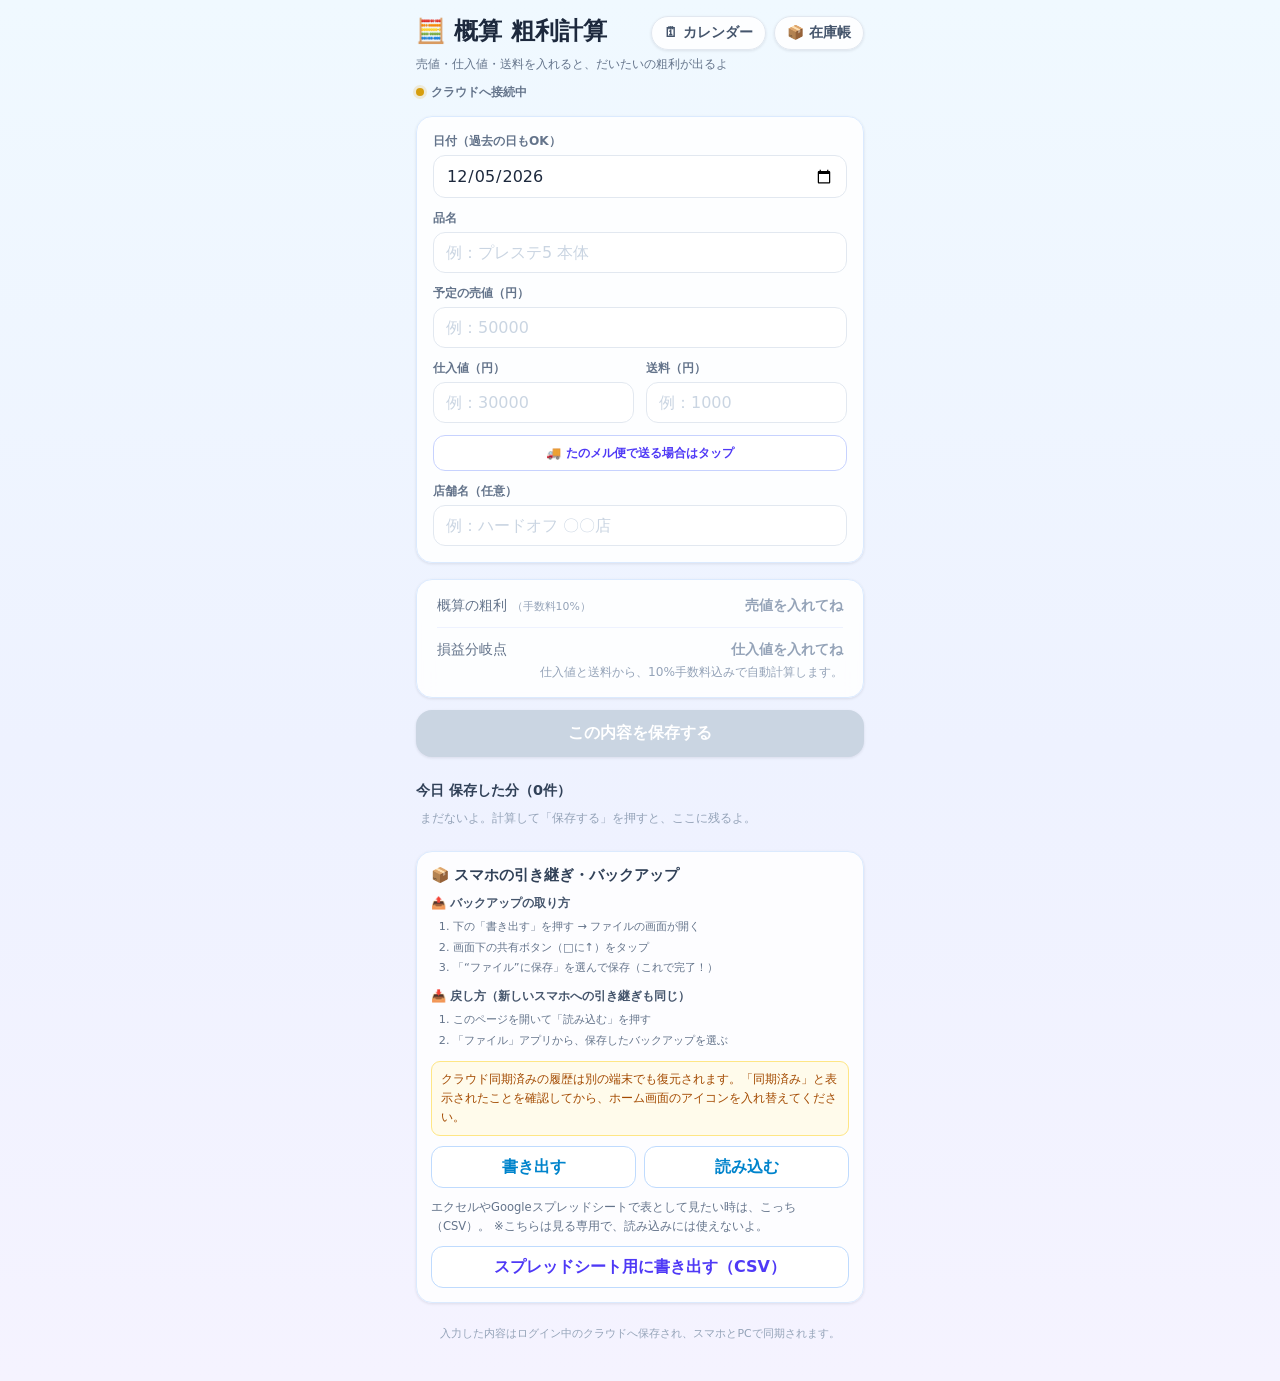
<file: index.html>
<!doctype html>
<html lang="ja">
  <head>
    <meta charset="utf-8" />
    <meta name="viewport" content="width=device-width, initial-scale=1, viewport-fit=cover" />
    <meta name="theme-color" content="#4f39f6" />
    <meta
      name="description"
      content="せどり用のかんたん粗利計算ツール。売値・仕入値・送料を入れると、概算粗利と損益分岐点が出ます。保存データのバックアップにも対応しています。"
    />
    <title>概算 粗利計算</title>
    <link rel="manifest" href="./manifest.webmanifest" />
    <link rel="stylesheet" href="./styles.css?v=18" />
  </head>
  <body data-page="calculator">
    <main class="page-shell">
      <div class="container container-narrow">
        <header class="topbar">
          <h1>🧮 概算 粗利計算</h1>
          <nav class="nav-links" aria-label="アプリ切替">
            <a class="nav-pill" href="./calendar/">🗓 カレンダー</a>
            <a
              class="nav-pill"
              href="https://sedori-profit-calculator.pages.dev/inventory/"
              data-inventory-link
            >📦 在庫帳</a>
          </nav>
        </header>
        <p class="lead">売値・仕入値・送料を入れると、だいたいの粗利が出るよ</p>
        <div class="calculator-sync-status" id="calculatorCloudStatus" data-state="checking" role="status" aria-live="polite">
          <span class="calculator-sync-dot" aria-hidden="true"></span>
          <span id="calculatorCloudStatusText">クラウドへ接続中</span>
        </div>

        <aside class="announcement" id="announcement" aria-labelledby="announcementTitle" hidden>
          <div class="announcement-heading">
            <span aria-hidden="true">📢</span>
            <strong id="announcementTitle">お知らせ</strong>
          </div>
          <div class="announcement-body">
            <strong>たのメル便に対応しました！</strong>
            <p id="announcementDetail" hidden>
              送料欄の下に「🚚 たのメル便で送る場合はタップ」ボタンを追加しました。タップすると送料はサイズを選ぶだけ（80〜450サイズ）で自動入力。粗利と損益分岐点も、たのメル便の手数料計算で表示します。カレンダーの編集からも切り替えできます。
            </p>
            <div class="announcement-actions">
              <button type="button" id="announcementDetailButton">詳細</button>
              <button type="button" id="announcementDismissButton">確認済み</button>
            </div>
          </div>
        </aside>

        <div class="edit-banner" id="editBanner" hidden>
          <span>✏️ 編集中だよ。直して「更新する」を押してね</span>
          <button type="button" id="cancelEditButton">やめる</button>
        </div>

        <section class="panel input-panel" aria-label="計算フォーム">
          <label class="field">
            <span>日付（過去の日もOK）</span>
            <input id="dateInput" type="date" />
          </label>

          <label class="field">
            <span>品名</span>
            <input id="itemNameInput" type="text" placeholder="例：プレステ5 本体" />
          </label>

          <label class="field">
            <span>予定の売値（円）</span>
            <input id="salePriceInput" type="number" inputmode="numeric" placeholder="例：50000" />
          </label>

          <div class="field-grid">
            <label class="field">
              <span>仕入値（円）</span>
              <input id="purchasePriceInput" type="number" inputmode="numeric" placeholder="例：30000" />
            </label>
            <div class="field">
              <span>送料（円）</span>
              <input id="shippingInput" type="number" inputmode="numeric" placeholder="例：1000" />
              <select id="tanomeruSizeInput" aria-label="たのメル便のサイズ" hidden>
                <option value="">サイズを選ぶ</option>
                <option value="1700">80サイズ ¥1,700</option>
                <option value="2400">120サイズ ¥2,400</option>
                <option value="3400">160サイズ ¥3,400</option>
                <option value="5000">200サイズ ¥5,000</option>
                <option value="8600">250サイズ ¥8,600</option>
                <option value="12000">300サイズ ¥12,000</option>
                <option value="18500">350サイズ ¥18,500</option>
                <option value="25400">400サイズ ¥25,400</option>
                <option value="33000">450サイズ ¥33,000</option>
              </select>
            </div>
          </div>

          <button class="shipping-mode-button" type="button" id="shippingModeButton">
            🚚 たのメル便で送る場合はタップ
          </button>
          <p class="shipping-mode-note" id="shippingModeNote" hidden>
            送料はサイズを選ぶと自動。手数料10%は「売値−送料」にかかる計算だよ
          </p>

          <label class="field">
            <span>店舗名（任意）</span>
            <input id="storeNameInput" type="text" list="storeSuggestions" placeholder="例：ハードオフ 〇〇店" />
            <datalist id="storeSuggestions"></datalist>
          </label>
        </section>

        <section class="panel result-panel" aria-live="polite">
          <div class="result-line">
            <span>
              概算の粗利
              <small id="profitMethodLabel">（手数料10%）</small>
            </span>
            <strong id="profitValue" class="muted-value">売値を入れてね</strong>
          </div>
          <div class="break-even-box">
            <div class="result-line compact">
              <span>損益分岐点</span>
              <strong id="breakEvenValue" class="muted-value">仕入値を入れてね</strong>
            </div>
            <p id="breakEvenNote">仕入値と送料から、10%手数料込みで自動計算します。</p>
          </div>
        </section>

        <button id="saveButton" class="primary-button" type="button" disabled>この内容を保存する</button>
        <button id="clearButton" class="secondary-button" type="button" hidden>入力をクリア</button>

        <section class="today-section" aria-labelledby="todayTitle">
          <h2 id="todayTitle">今日 保存した分（<span id="todayCount">0</span>件）</h2>
          <p class="empty-text" id="todayEmpty">まだないよ。計算して「保存する」を押すと、ここに残るよ。</p>
          <div class="summary-card" id="todaySummary" hidden>
            <div>
              <span>仕入値の合計</span>
              <strong id="todayPurchaseTotal">¥0</strong>
            </div>
            <div>
              <span>概算粗利の合計</span>
              <strong id="todayProfitTotal">¥0</strong>
            </div>
          </div>
          <ul class="record-list" id="todayList"></ul>
        </section>

        <section class="backup-panel" aria-labelledby="backupTitle">
          <h2 id="backupTitle">📦 スマホの引き継ぎ・バックアップ</h2>
          <strong>📤 バックアップの取り方</strong>
          <ol>
            <li>下の「書き出す」を押す → ファイルの画面が開く</li>
            <li>画面下の共有ボタン（□に↑）をタップ</li>
            <li>「“ファイル”に保存」を選んで保存（これで完了！）</li>
          </ol>
          <strong>📥 戻し方（新しいスマホへの引き継ぎも同じ）</strong>
          <ol>
            <li>このページを開いて「読み込む」を押す</li>
            <li>「ファイル」アプリから、保存したバックアップを選ぶ</li>
          </ol>
          <p class="backup-warning">
            クラウド同期済みの履歴は別の端末でも復元されます。「同期済み」と表示されたことを確認してから、ホーム画面のアイコンを入れ替えてください。
          </p>
          <div class="backup-actions">
            <button type="button" id="exportBackupButton">書き出す</button>
            <label>
              読み込む
              <input id="importBackupInput" type="file" accept=".json,application/json" />
            </label>
          </div>
          <p>
            エクセルやGoogleスプレッドシートで表として見たい時は、こっち（CSV）。
            ※こちらは見る専用で、読み込みには使えないよ。
          </p>
          <button class="csv-button" type="button" id="exportCsvButton">スプレッドシート用に書き出す（CSV）</button>
        </section>

        <p class="privacy-note">
          入力した内容はログイン中のクラウドへ保存され、スマホとPCで同期されます。
        </p>
      </div>
    </main>

    <script src="./cloud-sync.js?v=1" defer></script>
    <script src="./app.js?v=18" defer></script>
  </body>
</html>
</file>
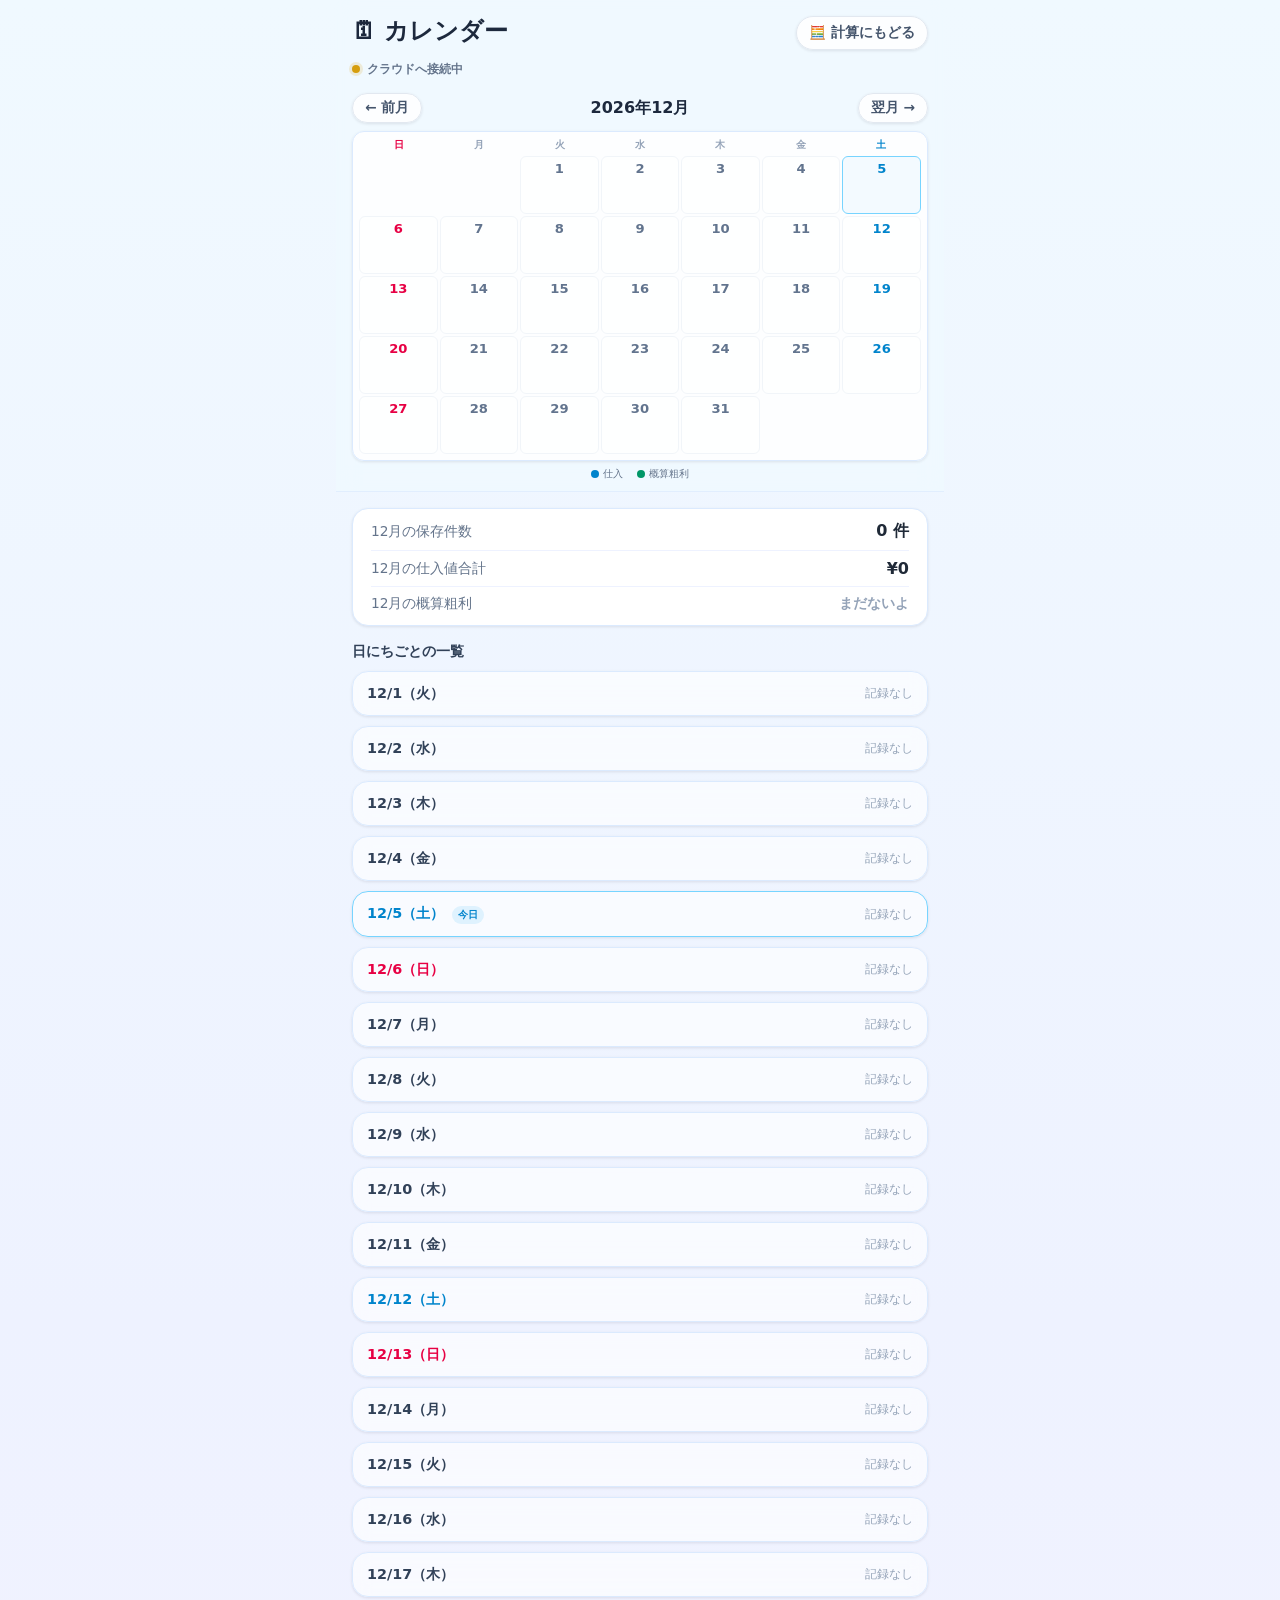
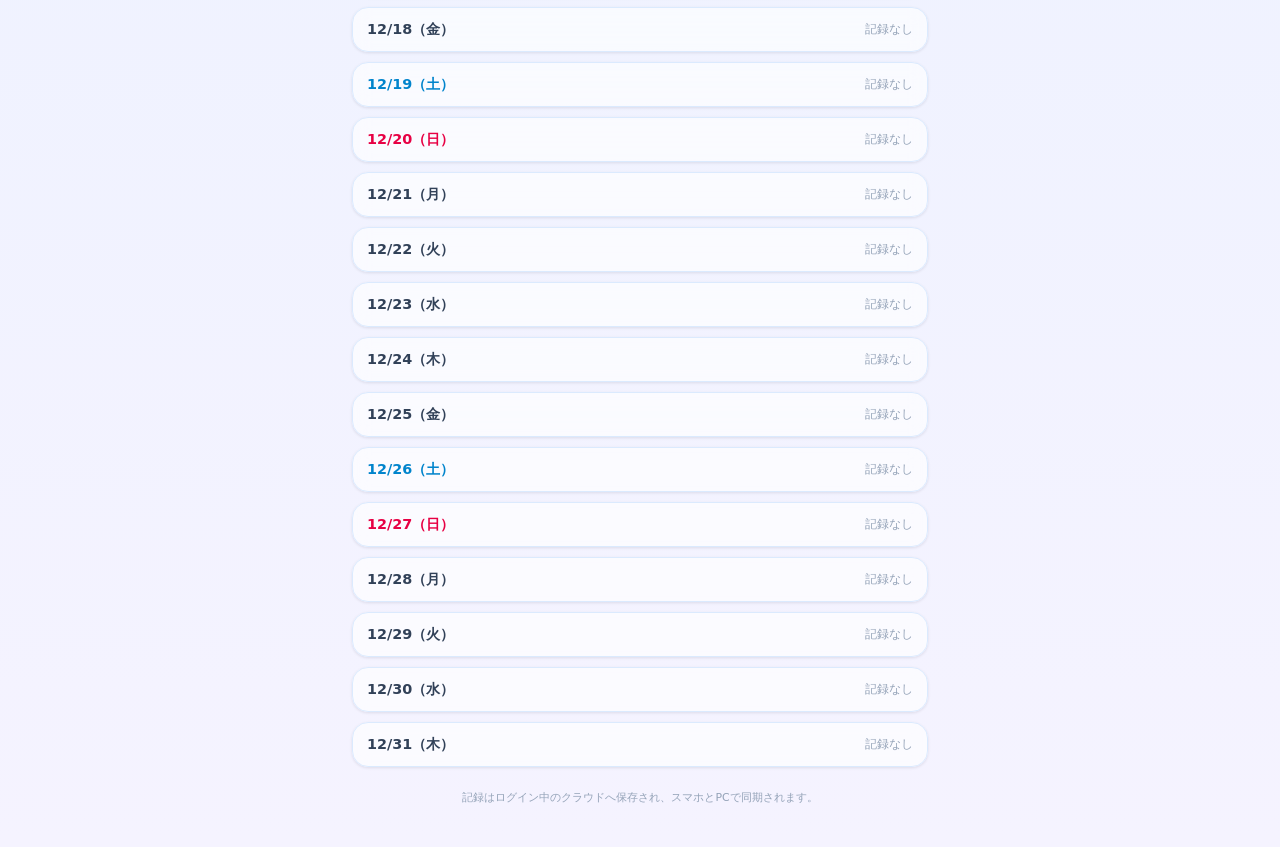
<file: calendar/index.html>
<!doctype html>
<html lang="ja">
  <head>
    <meta charset="utf-8" />
    <meta name="viewport" content="width=device-width, initial-scale=1, viewport-fit=cover" />
    <meta name="theme-color" content="#4f39f6" />
    <meta
      name="description"
      content="保存した粗利計算を月別カレンダーで確認できます。"
    />
    <title>概算 粗利計算</title>
    <link rel="manifest" href="../manifest.webmanifest" />
    <link rel="stylesheet" href="../styles.css?v=18" />
  </head>
  <body data-page="calendar">
    <main class="calendar-shell">
      <div class="container">
        <div class="calendar-sticky">
          <header class="topbar">
            <h1>🗓 カレンダー</h1>
            <a class="nav-pill" href="../">🧮 計算にもどる</a>
          </header>

          <div class="calculator-sync-status" id="calculatorCloudStatus" data-state="checking" role="status" aria-live="polite">
            <span class="calculator-sync-dot" aria-hidden="true"></span>
            <span id="calculatorCloudStatusText">クラウドへ接続中</span>
          </div>

          <div class="month-nav">
            <button class="month-button" type="button" id="prevMonth">← 前月</button>
            <div class="month-title" id="monthTitle"></div>
            <button class="month-button" type="button" id="nextMonth">翌月 →</button>
          </div>

          <section class="calendar-card" aria-label="月別カレンダー">
            <div class="weekday-row" aria-hidden="true">
              <span>日</span>
              <span>月</span>
              <span>火</span>
              <span>水</span>
              <span>木</span>
              <span>金</span>
              <span>土</span>
            </div>
            <div class="calendar-grid" id="calendarGrid"></div>
          </section>

          <div class="legend" aria-hidden="true">
            <span><i class="dot"></i>仕入</span>
            <span><i class="dot profit"></i>概算粗利</span>
          </div>
        </div>

        <section class="month-summary" aria-label="月の合計">
          <div>
            <span id="monthCountLabel">保存件数</span>
            <strong id="monthCount">0 件</strong>
          </div>
          <div>
            <span id="monthPurchaseLabel">仕入値合計</span>
            <strong id="monthPurchase">¥0</strong>
          </div>
          <div>
            <span id="monthProfitLabel">概算粗利</span>
            <strong id="monthProfit" class="muted-value">まだないよ</strong>
          </div>
        </section>

        <h2 class="section-title">日にちごとの一覧</h2>
        <ul class="day-list" id="dayList"></ul>

        <p class="privacy-note">記録はログイン中のクラウドへ保存され、スマホとPCで同期されます。</p>
      </div>
    </main>

    <script src="../cloud-sync.js?v=1" defer></script>
    <script src="../app.js?v=18" defer></script>
  </body>
</html>
</file>
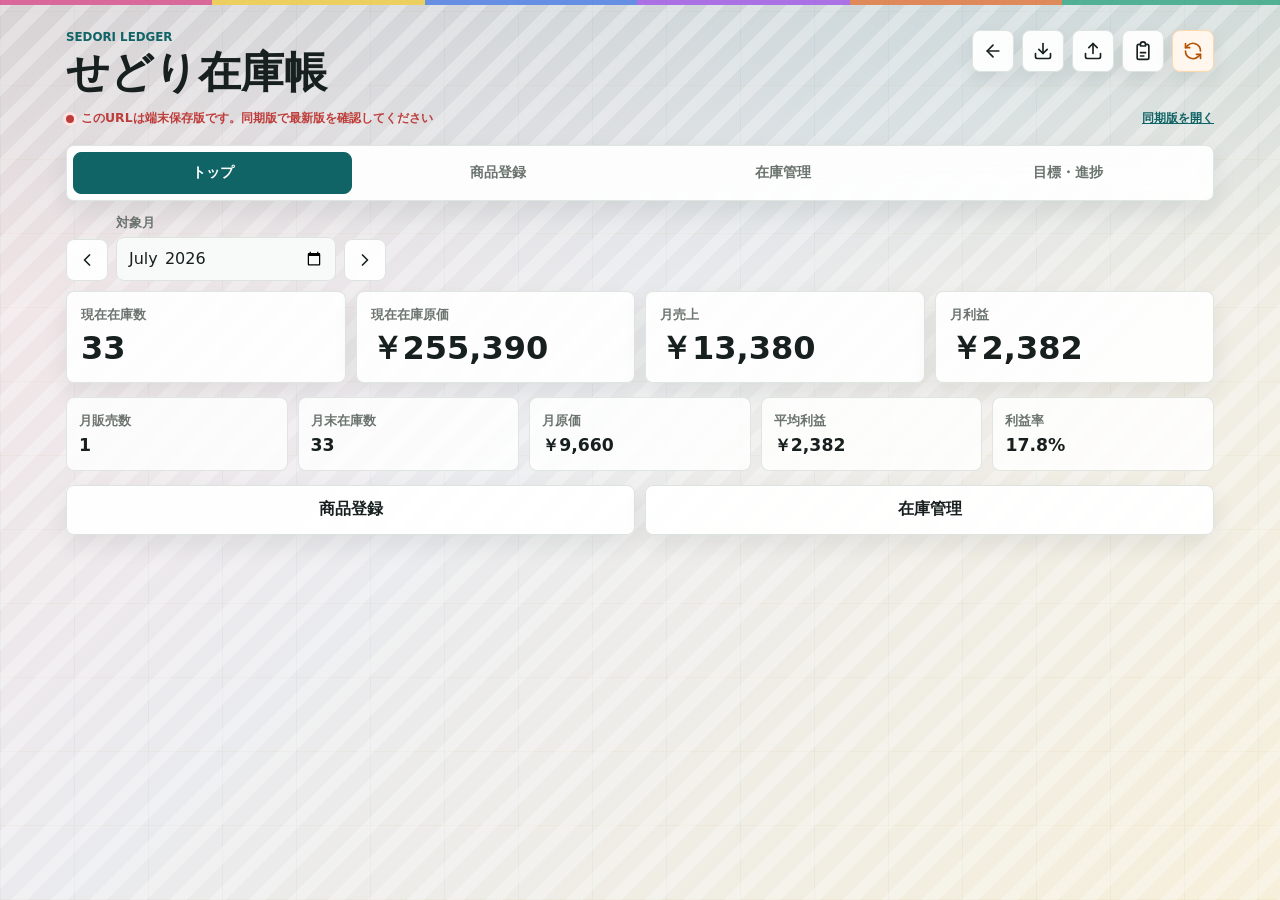
<file: inventory/index.html>
<!doctype html>
<html lang="ja">
  <head>
    <meta charset="utf-8" />
    <meta name="viewport" content="width=device-width, initial-scale=1, viewport-fit=cover" />
    <meta name="theme-color" content="#116466" />
    <meta
      name="description"
      content="せどりの仕入れ、販売日、販売価格、損益分岐点、利益をまとめて管理できる在庫管理アプリ"
    />
    <title>せどり在庫帳</title>
    <link rel="manifest" href="./manifest.webmanifest" />
    <link rel="stylesheet" href="./styles.css?v=49" />
  </head>
  <body>
    <main class="app-shell">
      <header class="app-header">
        <div>
          <p class="eyebrow">SEDORI LEDGER</p>
          <h1>せどり在庫帳</h1>
        </div>
        <div class="header-actions" aria-label="データ操作">
          <a class="icon-button" id="calculatorBackLink" href="../" aria-label="粗利計算へ戻る" title="粗利計算へ戻る">
            <svg viewBox="0 0 24 24" aria-hidden="true">
              <path d="m12 19-7-7 7-7" />
              <path d="M19 12H5" />
            </svg>
          </a>
          <button class="icon-button" type="button" id="exportButton" aria-label="CSVを書き出す" title="CSVを書き出す">
            <svg viewBox="0 0 24 24" aria-hidden="true">
              <path d="M21 15v4a2 2 0 0 1-2 2H5a2 2 0 0 1-2-2v-4" />
              <path d="M7 10l5 5 5-5" />
              <path d="M12 15V3" />
            </svg>
          </button>
          <label class="icon-button file-action" aria-label="CSVを読み込む" title="CSVを読み込む">
            <input id="importInput" type="file" accept=".csv,text/csv" />
            <svg viewBox="0 0 24 24" aria-hidden="true">
              <path d="M21 15v4a2 2 0 0 1-2 2H5a2 2 0 0 1-2-2v-4" />
              <path d="M17 8l-5-5-5 5" />
              <path d="M12 3v12" />
            </svg>
          </label>
          <button class="icon-button" type="button" id="pasteImportButton" aria-label="CSVを貼り付ける" title="CSVを貼り付ける">
            <svg viewBox="0 0 24 24" aria-hidden="true">
              <path d="M16 4h1a2 2 0 0 1 2 2v14a2 2 0 0 1-2 2H7a2 2 0 0 1-2-2V6a2 2 0 0 1 2-2h1" />
              <path d="M9 4a3 3 0 0 1 6 0v2H9Z" />
              <path d="M9 14h6" />
              <path d="M9 18h4" />
            </svg>
          </button>
          <button
            class="icon-button warning"
            type="button"
            id="reloadDefaultButton"
            aria-label="保存データをリセットして初期データを入れ直す"
            title="保存データをリセットして初期データを入れ直す"
          >
            <svg viewBox="0 0 24 24" aria-hidden="true">
              <path d="M21 12a9 9 0 0 0-15.5-6.36L3 8" />
              <path d="M3 3v5h5" />
              <path d="M3 12a9 9 0 0 0 15.5 6.36L21 16" />
              <path d="M16 16h5v5" />
            </svg>
          </button>
        </div>
      </header>

      <div class="sync-status" id="cloudSyncStatus" data-state="checking" role="status" aria-live="polite">
        <span class="sync-status-dot" aria-hidden="true"></span>
        <span id="cloudSyncStatusText">クラウドの最新版を確認中</span>
        <a id="cloudInventoryLink" href="https://sedori-profit-calculator.pages.dev/inventory/" hidden>同期版を開く</a>
      </div>

      <nav class="app-tabs" aria-label="ページ切替">
        <button class="tab-button active" type="button" data-view-tab="top" aria-selected="true">トップ</button>
        <button class="tab-button" type="button" data-view-tab="entry" aria-selected="false">商品登録</button>
        <button class="tab-button" type="button" data-view-tab="inventory" aria-selected="false">在庫管理</button>
        <button class="tab-button" type="button" data-view-tab="goals" aria-selected="false">目標・進捗</button>
      </nav>

      <section class="view-panel active" id="topView" data-view-panel="top" aria-label="トップ">
        <section class="month-toolbar" aria-label="月別集計の対象月">
          <button class="icon-button subtle" type="button" id="previousMonthButton" aria-label="前の月" title="前の月">
            <svg viewBox="0 0 24 24" aria-hidden="true">
              <path d="m15 18-6-6 6-6" />
            </svg>
          </button>
          <label class="month-field">
            <span>対象月</span>
            <input id="summaryMonthInput" type="month" />
          </label>
          <button class="icon-button subtle" type="button" id="nextMonthButton" aria-label="次の月" title="次の月">
            <svg viewBox="0 0 24 24" aria-hidden="true">
              <path d="m9 18 6-6-6-6" />
            </svg>
          </button>
        </section>

        <section class="summary-grid" aria-label="集計">
          <article class="summary-tile">
            <span>現在在庫数</span>
            <strong id="stockCount">0</strong>
          </article>
          <article class="summary-tile">
            <span>現在在庫原価</span>
            <strong id="stockCost">¥0</strong>
          </article>
          <article class="summary-tile">
            <span>月売上</span>
            <strong id="monthlySales">¥0</strong>
          </article>
          <article class="summary-tile">
            <span>月利益</span>
            <strong id="monthlyProfit">¥0</strong>
          </article>
        </section>

        <section class="month-detail-grid" aria-label="月別詳細">
          <article>
            <span>月販売数</span>
            <strong id="monthlySoldCount">0</strong>
          </article>
          <article>
            <span>月末在庫数</span>
            <strong id="monthEndStockCount">0</strong>
          </article>
          <article>
            <span>月原価</span>
            <strong id="monthlyCost">¥0</strong>
          </article>
          <article>
            <span>平均利益</span>
            <strong id="monthlyAverageProfit">¥0</strong>
          </article>
          <article>
            <span>利益率</span>
            <strong id="monthlyMargin">0.0%</strong>
          </article>
        </section>

        <section class="top-actions" aria-label="主要操作">
          <button class="nav-action" type="button" data-view-target="entry">商品登録</button>
          <button class="nav-action" type="button" data-view-target="inventory">在庫管理</button>
        </section>
      </section>

      <section class="view-panel" id="goalsView" data-view-panel="goals" aria-label="目標・進捗" hidden>
        <div class="goal-page">
          <div class="goal-toolbar">
            <section class="month-toolbar" aria-label="目標・進捗の対象月">
              <button class="icon-button subtle" type="button" id="goalsPreviousMonthButton" aria-label="前の月" title="前の月">
                <svg viewBox="0 0 24 24" aria-hidden="true">
                  <path d="m15 18-6-6 6-6" />
                </svg>
              </button>
              <label class="month-field">
                <span>対象月</span>
                <input id="goalMonthInput" type="month" />
              </label>
              <button class="icon-button subtle" type="button" id="goalsNextMonthButton" aria-label="次の月" title="次の月">
                <svg viewBox="0 0 24 24" aria-hidden="true">
                  <path d="m9 18 6-6-6-6" />
                </svg>
              </button>
            </section>
            <button class="goal-edit-button" id="openGoalDialogButton" type="button">目標編集</button>
          </div>

          <section class="goal-overview" aria-label="月間目標の達成状況">
            <article class="overall-progress">
              <div class="progress-ring" id="overallGoalRing">
                <div class="progress-ring-content">
                  <strong id="overallGoalPercent">0%</strong>
                  <span>総合達成率</span>
                </div>
              </div>
              <span id="goalProgressDate">-</span>
            </article>

            <div class="goal-grid">
              <article class="goal-metric" data-goal-metric="sales">
                <div class="metric-heading"><span>売上</span><b id="salesGoalPercent">0%</b></div>
                <div class="metric-values"><strong id="goalActualSales">¥0</strong><span id="goalTargetSales">/ ¥0</span></div>
                <div class="metric-track"><span id="salesGoalBar"></span></div>
                <div class="metric-meta"><span id="salesGoalRemaining">残り ¥0</span><span id="salesGoalPace">-</span></div>
              </article>

              <article class="goal-metric" data-goal-metric="profit" data-tone="pink">
                <div class="metric-heading"><span>利益</span><b id="profitGoalPercent">0%</b></div>
                <div class="metric-values"><strong id="goalActualProfit">¥0</strong><span id="goalTargetProfit">/ ¥0</span></div>
                <div class="metric-track"><span id="profitGoalBar"></span></div>
                <div class="metric-meta"><span id="profitGoalRemaining">残り ¥0</span><span id="profitGoalPace">-</span></div>
              </article>

              <article class="goal-metric" data-goal-metric="soldCount" data-tone="amber">
                <div class="metric-heading"><span>販売数</span><b id="soldCountGoalPercent">0%</b></div>
                <div class="metric-values"><strong id="goalActualSoldCount">0件</strong><span id="goalTargetSoldCount">/ 0件</span></div>
                <div class="metric-track"><span id="soldCountGoalBar"></span></div>
                <div class="metric-meta"><span id="soldCountGoalRemaining">残り 0件</span><span id="soldCountGoalPace">-</span></div>
              </article>

              <article class="goal-metric" data-goal-metric="margin" data-tone="blue">
                <div class="metric-heading"><span>利益率</span><b id="marginGoalPercent">0%</b></div>
                <div class="metric-values"><strong id="goalActualMargin">0.0%</strong><span id="goalTargetMargin">/ 0.0%</span></div>
                <div class="metric-track"><span id="marginGoalBar"></span></div>
                <div class="metric-meta"><span id="marginGoalDifference">目標比 0.0pt</span><span id="marginGoalPace">-</span></div>
              </article>
            </div>
          </section>

          <section class="pace-band" aria-label="月間目標の見通し">
            <div class="pace-intro"><p>今月の見通し</p><strong id="goalForecastMessage">実績を集計中</strong></div>
            <article class="pace-stat"><span class="pace-label">月末予測売上</span><strong id="goalForecastSales">¥0</strong></article>
            <article class="pace-stat"><span class="pace-label">1日あたり必要売上</span><strong id="goalDailySalesNeeded">¥0</strong></article>
            <article class="pace-stat"><span class="pace-label">必要販売数</span><strong id="goalWeeklyCountNeeded">週0件</strong></article>
          </section>

          <section class="trend-panel" aria-label="週ごとの売上進捗">
            <div class="trend-main">
              <div class="trend-heading"><h2>週ごとの売上</h2><span class="chart-caption" id="goalWeeklyTotal">累計 ¥0</span></div>
              <div class="goal-chart" id="goalWeeklyChart" aria-label="週別売上グラフ">
                <span class="chart-bar"></span>
                <span class="chart-bar"></span>
                <span class="chart-bar"></span>
                <span class="chart-bar"></span>
                <span class="chart-bar"></span>
              </div>
              <div class="chart-labels"><span>1週</span><span>2週</span><span>3週</span><span>4週</span><span>5週</span></div>
            </div>
            <div class="next-actions" aria-label="今週の目安">
              <div class="action-row"><span class="action-number">1</span><span id="goalActionCount">販売数の目安を計算中</span></div>
              <div class="action-row"><span class="action-number">2</span><span id="goalActionProfit">利益の目安を計算中</span></div>
              <div class="action-row"><span class="action-number">3</span><span id="goalActionMargin">利益率の目安を計算中</span></div>
            </div>
          </section>
        </div>
      </section>

      <section class="view-panel" id="entryView" data-view-panel="entry" aria-label="商品登録" hidden>
        <form class="entry-panel" id="itemForm" autocomplete="off">
          <div class="panel-heading">
            <div>
              <p class="section-kicker">ITEM</p>
              <h2 id="formTitle">商品登録</h2>
            </div>
            <button class="icon-button subtle" type="button" id="resetButton" aria-label="フォームを初期化" title="フォームを初期化">
              <svg viewBox="0 0 24 24" aria-hidden="true">
                <path d="M3 12a9 9 0 1 0 3-6.7" />
                <path d="M3 4v5h5" />
              </svg>
            </button>
          </div>

          <input type="hidden" id="itemId" />

          <div class="field-row item-header-row">
            <label class="field ledger-number-field">
              <span>No.</span>
              <input id="ledgerNoInput" type="text" inputmode="numeric" placeholder="古物台帳No." />
            </label>
            <label class="field">
              <span>商品名</span>
              <input id="nameInput" type="text" placeholder="例：Nintendo Switch 本体" required />
            </label>
          </div>

          <div class="photo-editor">
            <div class="form-photo-preview" id="formPhotoPreview">
              <img id="formPhotoImage" alt="" hidden />
              <span id="formPhotoEmpty">写真なし</span>
            </div>
            <div class="photo-controls">
              <div class="photo-button-row">
                <label class="photo-upload-button" for="photoFileInput">
                  <svg viewBox="0 0 24 24" aria-hidden="true">
                    <path d="M14.5 4 16 7h3a2 2 0 0 1 2 2v9a2 2 0 0 1-2 2H5a2 2 0 0 1-2-2V9a2 2 0 0 1 2-2h3l1.5-3Z" />
                    <circle cx="12" cy="13" r="3" />
                  </svg>
                  <span>写真を選ぶ</span>
                  <input id="photoFileInput" type="file" accept="image/*" />
                </label>
                <button class="photo-remove-button" type="button" id="removePhotoButton">写真を外す</button>
              </div>
              <p class="photo-upload-status" id="photoUploadStatus" role="status" aria-live="polite"></p>
              <label class="field photo-url-field">
                <span>写真URL（任意）</span>
                <input id="imageUrlInput" type="url" inputmode="url" placeholder="https://..." />
              </label>
            </div>
          </div>

          <div class="field-row listing-settings-row">
            <div class="field market-field">
              <span id="marketPickerLabel">出品先</span>
              <details class="market-picker" id="marketPicker">
                <summary aria-labelledby="marketPickerLabel">
                  <span id="marketSummary">メルカリ</span>
                  <span class="picker-chevron" aria-hidden="true"></span>
                </summary>
                <div class="market-menu" id="marketInputs">
                  <label class="market-choice">
                    <input type="checkbox" name="marketplace" value="メルカリ" checked />
                    <span class="market-choice-label" data-market="メルカリ"><span class="market-dot"></span>メルカリ</span>
                  </label>
                  <label class="market-choice">
                    <input type="checkbox" name="marketplace" value="ラクマ" />
                    <span class="market-choice-label" data-market="ラクマ"><span class="market-dot"></span>ラクマ</span>
                  </label>
                  <label class="market-choice">
                    <input type="checkbox" name="marketplace" value="Yahoo!フリマ" />
                    <span class="market-choice-label" data-market="Yahoo!フリマ"><span class="market-dot"></span>Yahoo!フリマ</span>
                  </label>
                  <label class="market-choice">
                    <input type="checkbox" name="marketplace" value="ヤフオク" />
                    <span class="market-choice-label" data-market="ヤフオク"><span class="market-dot"></span>ヤフオク</span>
                  </label>
                  <label class="market-choice">
                    <input type="checkbox" name="marketplace" value="Amazon" />
                    <span class="market-choice-label" data-market="Amazon"><span class="market-dot"></span>Amazon</span>
                  </label>
                  <label class="market-choice">
                    <input type="checkbox" name="marketplace" value="その他" />
                    <span class="market-choice-label" data-market="その他"><span class="market-dot"></span>その他</span>
                  </label>
                </div>
              </details>
            </div>
            <label class="field">
              <span>状態</span>
              <select id="statusInput">
                <option value="出品前">出品前</option>
                <option value="検品済み">検品済み</option>
                <option value="写真待ち">写真待ち</option>
                <option value="出品中">出品中</option>
                <option value="売却済み">売却済み</option>
                <option value="発送準備">発送準備</option>
                <option value="評価待ち">評価待ち</option>
              </select>
            </label>
            <label class="field">
              <span>保管場所</span>
              <select id="storageLocationInput">
                <option value="自宅">自宅</option>
                <option value="オークレボ">オークレボ</option>
              </select>
            </label>
          </div>

          <div class="field-row date-grid">
            <label class="field">
              <span>仕入日</span>
              <input id="purchaseDateInput" type="date" />
            </label>
            <label class="field">
              <span>出品日</span>
              <input id="listingDateInput" type="date" />
            </label>
            <label class="field highlight-field">
              <span>販売日</span>
              <input id="saleDateInput" type="date" />
            </label>
          </div>

          <div class="money-grid">
            <label class="field">
              <span>仕入れ値</span>
              <span class="money-input">
                <span>¥</span>
                <input id="purchasePriceInput" type="text" inputmode="numeric" pattern="[0-9,]*" placeholder="0" required />
              </span>
            </label>
            <label class="field">
              <span>販売価格</span>
              <span class="money-input">
                <span>¥</span>
                <input id="salePriceInput" type="text" inputmode="numeric" pattern="[0-9,]*" placeholder="0" />
              </span>
            </label>
            <label class="field">
              <span>送料</span>
              <span class="money-input">
                <span>¥</span>
                <input id="shippingInput" type="text" inputmode="numeric" pattern="[0-9,]*" placeholder="0" />
              </span>
            </label>
            <label class="field">
              <span>梱包費</span>
              <span class="money-input">
                <span>¥</span>
                <input id="packingInput" type="text" inputmode="numeric" pattern="[0-9,]*" placeholder="0" />
              </span>
            </label>
          </div>

          <section class="fee-adjustment" aria-labelledby="feeAdjustmentTitle">
            <div class="fee-adjustment-heading">
              <h3 id="feeAdjustmentTitle">販売手数料</h3>
              <span class="fee-adjustment-badge" id="actualFeeState">自動計算</span>
            </div>

            <div class="fee-adjustment-grid">
              <label class="field">
                <span>手数料率</span>
                <span class="rate-input">
                  <select id="feeRateInput">
                    <option value="10">10%</option>
                    <option value="5">5%</option>
                  </select>
                </span>
              </label>
              <div class="field computed-fee-field">
                <span>計算手数料</span>
                <span class="money-output">
                  <span>¥</span>
                  <strong id="formCalculatedFee">0</strong>
                </span>
              </div>
              <label class="field actual-fee-field" id="actualFeeField">
                <span>実際の手数料</span>
                <span class="money-input">
                  <span>¥</span>
                  <input id="actualFeeInput" type="text" inputmode="numeric" pattern="[0-9,]*" placeholder="自動" />
                </span>
              </label>
            </div>

            <p class="fee-difference" id="formFeeDifference">計算手数料を使用</p>

            <label class="field fee-memo-field">
              <span>メモ</span>
              <textarea id="memoInput" rows="2" placeholder="棚番・仕入れ先など"></textarea>
            </label>
          </section>

          <section class="calculation-strip" aria-live="polite">
            <article>
              <span>損益分岐点</span>
              <strong id="formBreakEven">¥0</strong>
            </article>
            <article>
              <span>利益</span>
              <strong id="formProfit">¥0</strong>
            </article>
            <article>
              <span>利益率</span>
              <strong id="formMargin">0.0%</strong>
            </article>
          </section>

          <button class="primary-button" type="submit" id="saveButton">保存</button>
        </form>
      </section>

      <section class="view-panel" id="inventoryView" data-view-panel="inventory" aria-label="在庫管理" hidden>
        <section class="inventory-panel" aria-labelledby="inventoryTitle">
          <div class="panel-heading inventory-heading">
            <div>
              <p class="section-kicker">INVENTORY</p>
              <h2 id="inventoryTitle">在庫一覧</h2>
            </div>
            <label class="search-field">
              <span class="sr-only">検索</span>
              <input id="searchInput" type="search" placeholder="商品名・メモ検索" />
            </label>
          </div>

          <div class="filter-row" id="statusFilters" aria-label="状態フィルター">
            <button type="button" class="filter-chip active" data-status="all">
              <span class="filter-label">すべて</span><span class="filter-count">0</span>
            </button>
            <button type="button" class="filter-chip" data-status="出品前">
              <span class="filter-label">出品前</span><span class="filter-count">0</span>
            </button>
            <button type="button" class="filter-chip" data-status="検品済み">
              <span class="filter-label">検品済み</span><span class="filter-count">0</span>
            </button>
            <button type="button" class="filter-chip" data-status="写真待ち">
              <span class="filter-label">写真待ち</span><span class="filter-count">0</span>
            </button>
            <button type="button" class="filter-chip" data-status="出品中">
              <span class="filter-label">出品中</span><span class="filter-count">0</span>
            </button>
            <button type="button" class="filter-chip" data-status="売却済み">
              <span class="filter-label">売却済み</span><span class="filter-count">0</span>
            </button>
            <button type="button" class="filter-chip" data-status="発送準備">
              <span class="filter-label">発送準備</span><span class="filter-count">0</span>
            </button>
            <button type="button" class="filter-chip" data-status="評価待ち">
              <span class="filter-label">評価待ち</span><span class="filter-count">0</span>
            </button>
          </div>

          <div class="location-toolbar" aria-label="保管場所フィルター">
            <span class="location-filter-title">保管場所</span>
            <div class="location-filter-row" id="locationFilters">
              <button type="button" class="location-filter active" data-location="all">
                <span>すべて</span>
              </button>
              <button type="button" class="location-filter" data-location="自宅">
                <span class="location-dot" aria-hidden="true"></span><span>自宅</span><span class="location-filter-count">0</span>
              </button>
              <button type="button" class="location-filter" data-location="オークレボ">
                <span class="location-dot" aria-hidden="true"></span><span>オークレボ</span><span class="location-filter-count">0</span>
              </button>
            </div>
          </div>

          <div class="table-wrap">
            <table>
              <thead>
                <tr>
                  <th>No.</th>
                  <th>写真</th>
                  <th>商品</th>
                  <th>状態</th>
                  <th>仕入れ値</th>
                  <th>仕入日</th>
                  <th>出品日</th>
                  <th>販売日</th>
                  <th>販売価格</th>
                  <th>損益分岐点</th>
                  <th>利益</th>
                  <th>利益率</th>
                  <th>操作</th>
                </tr>
              </thead>
              <tbody id="inventoryBody"></tbody>
            </table>
          </div>

          <p class="empty-state" id="emptyState">在庫を登録すると一覧に表示されます。</p>
        </section>
      </section>
    </main>

    <dialog class="goal-dialog-shell" id="goalDialog" aria-labelledby="goalDialogTitle">
      <form class="goal-dialog-panel" id="goalForm" method="dialog">
        <div class="dialog-heading">
          <div>
            <p class="section-kicker">MONTHLY GOAL</p>
            <h2 id="goalDialogTitle">月間目標</h2>
          </div>
          <button class="icon-button tiny" type="button" id="closeGoalDialogButton" aria-label="閉じる" title="閉じる">
            <svg viewBox="0 0 24 24" aria-hidden="true">
              <path d="M18 6 6 18" />
              <path d="m6 6 12 12" />
            </svg>
          </button>
        </div>
        <div class="goal-fields">
          <label class="field">
            <span>売上目標</span>
            <span class="money-input"><span>¥</span><input id="salesGoalInput" type="text" inputmode="numeric" pattern="[0-9,]*" /></span>
          </label>
          <label class="field">
            <span>利益目標</span>
            <span class="money-input"><span>¥</span><input id="profitGoalInput" type="text" inputmode="numeric" pattern="[0-9,]*" /></span>
          </label>
          <label class="field">
            <span>販売数目標</span>
            <span class="count-input"><input id="soldCountGoalInput" type="number" min="0" step="1" /><span>件</span></span>
          </label>
          <label class="field">
            <span>利益率目標</span>
            <span class="rate-input"><input id="marginGoalInput" type="number" min="0" max="100" step="0.1" /><span>%</span></span>
          </label>
        </div>
        <button class="primary-button" type="submit">目標を保存</button>
      </form>
    </dialog>

    <dialog class="paste-dialog" id="csvPasteDialog" aria-labelledby="pasteDialogTitle">
      <div class="dialog-panel">
        <div class="dialog-heading">
          <h2 id="pasteDialogTitle">CSV貼付</h2>
          <button class="icon-button tiny" type="button" id="closePasteDialogButton" aria-label="閉じる" title="閉じる">
            <svg viewBox="0 0 24 24" aria-hidden="true">
              <path d="M18 6 6 18" />
              <path d="m6 6 12 12" />
            </svg>
          </button>
        </div>
        <textarea id="csvPasteInput" spellcheck="false" placeholder="CSVの内容を貼り付け"></textarea>
        <button class="primary-button" type="button" id="confirmPasteImportButton">読み込む</button>
      </div>
    </dialog>

    <div class="toast" id="toast" role="status" aria-live="polite"></div>

    <script src="./default-inventory.js?v=3" defer></script>
    <script src="./app.js?v=49" defer></script>
  </body>
</html>
</file>
<file: styles.css>
:root {
  color-scheme: light;
  --page: #f7faff;
  --panel: rgba(255, 255, 255, 0.86);
  --panel-solid: #ffffff;
  --ink: #1f2937;
  --muted: #64748b;
  --faint: #94a3b8;
  --line: #dbeafe;
  --indigo: #4f39f6;
  --sky: #0084cc;
  --emerald: #009767;
  --rose: #e70044;
  --shadow: 0 1px 3px rgba(15, 23, 42, 0.1);
  font-family:
    "Yu Gothic UI", "Hiragino Kaku Gothic ProN", Meiryo, system-ui, -apple-system, BlinkMacSystemFont, sans-serif;
}

* {
  box-sizing: border-box;
}

html {
  min-height: 100%;
  background: var(--page);
}

body {
  min-height: 100%;
  margin: 0;
  color: var(--ink);
  background: linear-gradient(180deg, #f0f9ff 0%, #eef2ff 54%, #f5f3ff 100%);
  letter-spacing: 0;
}

button,
input,
select {
  font: inherit;
}

button {
  -webkit-tap-highlight-color: transparent;
}

a {
  color: inherit;
  text-decoration: none;
}

.page-shell {
  min-height: 100dvh;
  padding: 16px;
}

.container {
  width: min(100%, 36rem);
  margin: 0 auto;
  padding-bottom: max(24px, env(safe-area-inset-bottom));
}

.container-narrow {
  width: min(100%, 28rem);
}

.topbar {
  display: flex;
  align-items: flex-start;
  justify-content: space-between;
  gap: 12px;
  margin-bottom: 14px;
}

.nav-links {
  display: flex;
  flex-wrap: wrap;
  justify-content: flex-end;
  gap: 8px;
}

h1 {
  margin: 0;
  color: #1d293d;
  font-size: 1.5rem;
  line-height: 1.25;
  font-weight: 800;
  letter-spacing: 0;
}

.lead {
  margin: -8px 0 14px;
  color: var(--muted);
  font-size: 0.76rem;
}

.calculator-sync-status {
  display: flex;
  min-height: 24px;
  align-items: center;
  gap: 7px;
  margin: -7px 0 12px;
  color: var(--muted);
  font-size: 0.72rem;
  font-weight: 750;
}

.calculator-sync-dot {
  width: 8px;
  height: 8px;
  flex: 0 0 auto;
  border-radius: 50%;
  background: #d69e0d;
  box-shadow: 0 0 0 3px rgba(214, 158, 13, 0.16);
}

.calculator-sync-status[data-state="synced"] .calculator-sync-dot {
  background: #16845b;
  box-shadow: 0 0 0 3px rgba(22, 132, 91, 0.15);
}

.calculator-sync-status[data-state="saving"] .calculator-sync-dot,
.calculator-sync-status[data-state="checking"] .calculator-sync-dot {
  animation: calculator-sync-pulse 1.1s ease-in-out infinite;
}

.calculator-sync-status[data-state="error"] {
  color: #c4323d;
}

.calculator-sync-status[data-state="error"] .calculator-sync-dot {
  background: #c4323d;
  box-shadow: 0 0 0 3px rgba(196, 50, 61, 0.14);
}

@keyframes calculator-sync-pulse {
  50% {
    opacity: 0.35;
  }
}

.announcement {
  display: grid;
  grid-template-columns: auto minmax(0, 1fr);
  gap: 10px;
  margin-bottom: 14px;
  border: 1px solid #f6c846;
  border-radius: 12px;
  background: #fffbeb;
  color: #7a4b00;
  padding: 11px 12px;
}

.announcement-heading {
  display: flex;
  align-items: center;
  gap: 5px;
  font-size: 0.78rem;
}

.announcement-body {
  min-width: 0;
  font-size: 0.78rem;
}

.announcement-body > strong {
  display: block;
  overflow-wrap: anywhere;
}

.announcement-body p {
  margin: 7px 0 0;
  color: #8a5b0a;
  font-size: 0.72rem;
  line-height: 1.6;
}

.announcement-actions {
  display: flex;
  gap: 7px;
  margin-top: 8px;
}

.announcement-actions button {
  border: 1px solid #f6c846;
  border-radius: 999px;
  background: rgba(255, 255, 255, 0.78);
  color: #8a5b0a;
  cursor: pointer;
  padding: 4px 10px;
  font-size: 0.68rem;
  font-weight: 800;
}

.nav-pill,
.month-button {
  flex: 0 0 auto;
  border: 1px solid #e2e8f0;
  border-radius: 999px;
  background: rgba(255, 255, 255, 0.86);
  color: #45556c;
  box-shadow: var(--shadow);
  font-size: 0.86rem;
  font-weight: 700;
  white-space: nowrap;
}

.nav-pill {
  padding: 7px 12px;
}

.month-button {
  padding: 5px 12px;
  cursor: pointer;
}

.panel,
.summary-card,
.record-card,
.day-card {
  border: 1px solid var(--line);
  background: var(--panel);
  box-shadow: var(--shadow);
  backdrop-filter: blur(8px);
}

.panel {
  border-radius: 16px;
}

.input-panel {
  display: grid;
  gap: 12px;
  padding: 16px;
}

.field {
  display: grid;
  gap: 5px;
}

.field span {
  color: var(--muted);
  font-size: 0.76rem;
  font-weight: 700;
}

.field input,
.field select {
  width: 100%;
  min-width: 0;
  border: 1px solid #e2e8f0;
  border-radius: 12px;
  background: var(--panel-solid);
  color: #1d293d;
  outline: 0;
  padding: 10px 12px;
  font-size: 1rem;
}

.field input:focus,
.field select:focus {
  border-color: #a4b3ff;
  box-shadow: 0 0 0 3px rgba(125, 135, 255, 0.24);
}

.field input::placeholder {
  color: #cad5e2;
}

.field-grid {
  display: grid;
  grid-template-columns: repeat(2, minmax(0, 1fr));
  gap: 12px;
}

.field-grid.three {
  grid-template-columns: repeat(3, minmax(0, 1fr));
  gap: 8px;
}

.shipping-mode-button {
  width: 100%;
  border: 1px solid #c7d2fe;
  border-radius: 12px;
  background: #ffffff;
  color: var(--indigo);
  cursor: pointer;
  padding: 9px 10px;
  font-size: 0.76rem;
  font-weight: 800;
  line-height: 1.35;
}

.shipping-mode-button.active {
  border-color: var(--indigo);
  background: var(--indigo);
  color: #ffffff;
}

.shipping-mode-button.compact {
  padding: 7px 9px;
  font-size: 0.68rem;
}

.shipping-mode-note {
  margin: -7px 0 0;
  color: var(--indigo);
  font-size: 0.68rem;
  line-height: 1.5;
}

.result-panel {
  display: grid;
  gap: 12px;
  margin-top: 16px;
  padding: 16px 20px;
}

.result-line {
  display: flex;
  align-items: center;
  justify-content: space-between;
  gap: 12px;
}

.result-line span {
  color: var(--muted);
  font-size: 0.9rem;
}

.result-line small {
  color: var(--faint);
  font-size: 0.68rem;
}

.result-line strong {
  flex: 0 1 auto;
  min-width: 0;
  text-align: right;
  font-size: 1.5rem;
  line-height: 1.15;
  font-weight: 800;
  overflow-wrap: anywhere;
}

.result-line.compact strong {
  font-size: 1.28rem;
}

.break-even-box {
  display: grid;
  gap: 5px;
  border-top: 1px solid #eef2ff;
  padding-top: 12px;
}

.break-even-box p {
  margin: 0;
  color: var(--faint);
  font-size: 0.76rem;
  text-align: right;
}

.break-even-value {
  color: var(--indigo);
}

.profit-plus {
  color: var(--emerald);
}

.profit-minus {
  color: var(--rose);
}

.muted-value {
  color: var(--faint);
  font-weight: 600 !important;
  font-size: 0.86rem !important;
}

.primary-button,
.secondary-button {
  width: 100%;
  border: 0;
  cursor: pointer;
  transition:
    transform 0.15s ease,
    background-color 0.15s ease;
}

.primary-button {
  margin-top: 12px;
  padding: 13px 14px;
  border-radius: 16px;
  background: var(--indigo);
  color: #ffffff;
  font-weight: 800;
  box-shadow: var(--shadow);
}

.primary-button:disabled {
  cursor: not-allowed;
  background: #cad5e2;
}

.primary-button:not(:disabled):active {
  transform: scale(0.99);
}

.secondary-button {
  margin-top: 8px;
  padding: 11px 14px;
  border: 1px solid #e2e8f0;
  border-radius: 12px;
  background: rgba(255, 255, 255, 0.7);
  color: #62748e;
  font-size: 0.86rem;
  font-weight: 700;
}

.edit-banner {
  display: flex;
  align-items: center;
  justify-content: space-between;
  gap: 10px;
  margin-bottom: 8px;
  border: 1px solid #fee685;
  border-radius: 12px;
  background: #fffbeb;
  color: #b75000;
  padding: 9px 12px;
  font-size: 0.86rem;
}

.edit-banner button {
  border: 0;
  background: transparent;
  color: inherit;
  cursor: pointer;
  font-size: 0.78rem;
  font-weight: 800;
  text-decoration: underline;
}

.today-section {
  margin-top: 24px;
}

.today-section h2,
.section-title {
  margin: 0 0 10px;
  color: #314158;
  font-size: 0.9rem;
  font-weight: 800;
}

.empty-text {
  margin: 0;
  padding-inline: 4px;
  color: var(--faint);
  font-size: 0.78rem;
}

.summary-card {
  display: grid;
  gap: 8px;
  margin-bottom: 12px;
  border-radius: 16px;
  padding: 12px 16px;
}

.summary-card div {
  display: flex;
  align-items: center;
  justify-content: space-between;
  gap: 10px;
}

.summary-card div + div {
  border-top: 1px solid #eef2ff;
  padding-top: 8px;
}

.summary-card span {
  color: var(--muted);
  font-size: 0.86rem;
}

.summary-card strong {
  font-variant-numeric: tabular-nums;
}

.record-list,
.day-list {
  display: grid;
  gap: 10px;
  margin: 0;
  padding: 0;
  list-style: none;
}

.record-card {
  border-radius: 12px;
  padding: 12px 14px;
  background: rgba(255, 255, 255, 0.82);
}

.record-main {
  display: flex;
  align-items: flex-start;
  justify-content: space-between;
  gap: 10px;
}

.record-text {
  min-width: 0;
}

.record-name {
  color: #1d293d;
  font-weight: 800;
  overflow: hidden;
  text-overflow: ellipsis;
  white-space: nowrap;
}

.shipping-badge {
  display: inline-block;
  margin-left: 5px;
  border-radius: 999px;
  background: #e0e7ff;
  color: var(--indigo);
  padding: 2px 6px;
  font-size: 0.6rem;
  vertical-align: middle;
  white-space: nowrap;
}

.store-detail {
  color: var(--indigo);
  font-size: 0.78rem;
  font-weight: 700;
}

.record-detail {
  margin-top: 3px;
  color: var(--faint);
  font-size: 0.7rem;
}

.record-result {
  flex: 0 0 auto;
  text-align: right;
}

.record-result strong {
  display: block;
  font-weight: 850;
  font-variant-numeric: tabular-nums;
}

.record-actions,
.form-actions {
  display: flex;
  align-items: center;
  justify-content: flex-end;
  gap: 8px;
  margin-top: 8px;
}

.mini-button {
  border: 1px solid #e0e7ff;
  border-radius: 999px;
  background: #eef2ff;
  color: #4f39f6;
  cursor: pointer;
  padding: 5px 11px;
  font-size: 0.72rem;
  font-weight: 800;
}

.mini-button.ghost {
  border-color: #e2e8f0;
  background: #f8fafc;
  color: #90a1b9;
}

.mini-button.strong {
  background: var(--indigo);
  color: #ffffff;
}

.privacy-note {
  margin: 24px 0 0;
  color: var(--faint);
  font-size: 0.68rem;
  text-align: center;
}

.backup-panel {
  display: grid;
  gap: 10px;
  margin-top: 24px;
  border: 1px solid var(--line);
  border-radius: 16px;
  background: var(--panel);
  box-shadow: var(--shadow);
  padding: 14px;
}

.backup-panel h2 {
  margin: 0;
  color: #314158;
  font-size: 0.92rem;
}

.backup-panel > strong {
  color: #45556c;
  font-size: 0.76rem;
}

.backup-panel ol {
  display: grid;
  gap: 3px;
  margin: -4px 0 2px;
  padding-left: 22px;
  color: var(--muted);
  font-size: 0.7rem;
  line-height: 1.55;
}

.backup-panel .backup-warning {
  border: 1px solid #fee685;
  border-radius: 9px;
  background: #fffbeb;
  color: #a34a00;
  padding: 8px 9px;
}

.backup-panel p {
  margin: 0;
  color: var(--muted);
  font-size: 0.72rem;
  line-height: 1.65;
}

.backup-actions {
  display: grid;
  grid-template-columns: repeat(2, minmax(0, 1fr));
  gap: 8px;
}

.backup-actions button,
.backup-actions label,
.csv-button {
  display: grid;
  min-height: 42px;
  place-items: center;
  border: 1px solid #bfdbfe;
  border-radius: 12px;
  background: #ffffff;
  color: var(--sky);
  cursor: pointer;
  font-weight: 850;
}

.backup-actions label {
  position: relative;
  overflow: hidden;
}

.backup-actions input {
  position: absolute;
  inset: 0;
  opacity: 0;
  cursor: pointer;
}

.csv-button {
  width: 100%;
  color: var(--indigo);
}

.calendar-shell {
  min-height: 100dvh;
  padding: 0 16px 18px;
}

.calendar-sticky {
  position: sticky;
  top: 0;
  z-index: 2;
  margin: 0 -16px 16px;
  padding: 16px 16px 10px;
  border-bottom: 1px solid rgba(219, 234, 254, 0.7);
  background: rgba(240, 249, 255, 0.94);
  backdrop-filter: blur(10px);
}

.month-nav {
  display: flex;
  align-items: center;
  justify-content: space-between;
  gap: 10px;
  margin-bottom: 8px;
}

.month-title {
  color: #1d293d;
  font-weight: 850;
}

.calendar-card {
  border: 1px solid var(--line);
  border-radius: 12px;
  background: var(--panel);
  box-shadow: var(--shadow);
  padding: 6px;
}

.weekday-row,
.calendar-grid {
  display: grid;
  grid-template-columns: repeat(7, minmax(0, 1fr));
}

.weekday-row span {
  padding-bottom: 4px;
  color: var(--faint);
  font-size: 0.65rem;
  font-weight: 800;
  text-align: center;
}

.weekday-row span:first-child,
.sunday .day-number,
.day-card.sunday .day-header span {
  color: var(--rose);
}

.weekday-row span:last-child,
.saturday .day-number,
.day-card.saturday .day-header span {
  color: var(--sky);
}

.calendar-grid {
  gap: 2px;
}

.calendar-day {
  display: flex;
  min-height: 58px;
  flex-direction: column;
  align-items: center;
  border: 1px solid #f1f5f9;
  border-radius: 6px;
  background: rgba(255, 255, 255, 0.42);
  padding: 5px 2px;
  color: inherit;
  text-align: center;
}

button.calendar-day {
  cursor: pointer;
}

.calendar-day.today {
  border-color: #77d4ff;
  background: rgba(240, 249, 255, 0.78);
}

.calendar-day.selected {
  border-color: #7d87ff;
  background: rgba(238, 242, 255, 0.9);
  box-shadow: inset 0 0 0 1px #a4b3ff;
}

.calendar-day.has-record {
  border-color: #a4f4cf;
  background: rgba(236, 253, 245, 0.62);
}

.day-number {
  color: #62748e;
  font-size: 0.82rem;
  font-weight: 850;
  line-height: 1;
}

.calendar-day.today .day-number {
  color: var(--sky);
}

.mini-total {
  display: block;
  width: 100%;
  margin-top: 3px;
  overflow: hidden;
  text-overflow: ellipsis;
  color: var(--sky);
  font-size: 0.62rem;
  font-weight: 850;
  line-height: 1;
  white-space: nowrap;
}

.mini-total.profit-minus,
.mini-total.profit-plus {
  color: inherit;
}

.legend {
  display: flex;
  justify-content: center;
  gap: 14px;
  margin-top: 6px;
  color: var(--muted);
  font-size: 0.65rem;
}

.legend span {
  display: inline-flex;
  align-items: center;
  gap: 4px;
}

.dot {
  width: 8px;
  height: 8px;
  border-radius: 50%;
  background: var(--sky);
}

.dot.profit {
  background: var(--emerald);
}

.month-summary {
  display: grid;
  gap: 8px;
  margin: 16px 0;
  border: 1px solid var(--line);
  border-radius: 16px;
  background: var(--panel-solid);
  box-shadow: var(--shadow);
  padding: 12px 18px;
}

.month-summary div {
  display: flex;
  align-items: center;
  justify-content: space-between;
  gap: 12px;
}

.month-summary div + div {
  border-top: 1px solid #eef2ff;
  padding-top: 8px;
}

.month-summary span {
  color: var(--muted);
  font-size: 0.86rem;
}

.month-summary strong {
  font-variant-numeric: tabular-nums;
}

.day-card {
  scroll-margin-top: 500px;
  overflow: hidden;
  border-radius: 16px;
  background: rgba(255, 255, 255, 0.62);
}

.day-card.has-record {
  background: var(--panel-solid);
}

.day-card.today {
  border-color: #77d4ff;
}

.day-card.selected {
  border-color: #a4b3ff;
  box-shadow:
    0 0 0 2px rgba(164, 179, 255, 0.32),
    var(--shadow);
}

.day-header {
  display: flex;
  width: 100%;
  align-items: center;
  justify-content: space-between;
  gap: 8px;
  border: 0;
  background: transparent;
  color: inherit;
  cursor: pointer;
  padding: 12px 14px;
  text-align: left;
}

.day-header.static {
  cursor: default;
}

.day-header span {
  color: #314158;
  font-size: 0.9rem;
  font-weight: 850;
}

.day-header small {
  color: var(--faint);
  font-size: 0.72rem;
}

.today-badge {
  display: inline-block;
  margin-left: 8px;
  border-radius: 999px;
  background: #dff2fe;
  color: var(--sky);
  padding: 2px 6px;
  font-size: 0.64rem;
}

.day-totals {
  display: flex;
  gap: 22px;
  padding: 0 14px 12px;
}

.day-totals span {
  display: block;
  color: var(--faint);
  font-size: 0.7rem;
}

.day-totals strong {
  font-size: 1.2rem;
  font-weight: 850;
  font-variant-numeric: tabular-nums;
}

.day-records {
  display: grid;
  gap: 8px;
  border-top: 1px solid #eef2ff;
  padding: 10px;
}

.day-records .record-card {
  background: #f8fafc;
  box-shadow: none;
}

.edit-card {
  display: grid;
  gap: 8px;
}

.small-field input,
.small-field select {
  border-radius: 9px;
  padding: 8px 10px;
  font-size: 0.9rem;
}

.small-field span {
  font-size: 0.68rem;
}

[hidden] {
  display: none !important;
}

@media (max-width: 360px) {
  .page-shell,
  .calendar-shell {
    padding-inline: 12px;
  }

  .topbar {
    align-items: stretch;
    flex-direction: column;
  }

  .nav-pill {
    align-self: flex-start;
  }

  .nav-links {
    justify-content: flex-start;
  }

  .field-grid.three {
    grid-template-columns: 1fr;
  }

  .result-line {
    align-items: flex-start;
    flex-direction: column;
  }

  .result-line strong,
  .break-even-box p {
    text-align: left;
  }
}

@media (prefers-color-scheme: dark) {
  :root {
    color-scheme: dark;
    --page: #0f172b;
    --panel: rgba(29, 41, 61, 0.82);
    --panel-solid: #1d293d;
    --ink: #f1f5f9;
    --muted: #cad5e2;
    --faint: #90a1b9;
    --line: #314158;
    --shadow: 0 1px 3px rgba(0, 0, 0, 0.28);
  }

  body {
    background: linear-gradient(180deg, #0f172b 0%, #1e1a4d 54%, #0f172b 100%);
  }

  h1,
  .month-title,
  .record-name {
    color: #f1f5f9;
  }

  .calendar-sticky {
    border-bottom-color: rgba(49, 65, 88, 0.72);
    background: rgba(15, 23, 43, 0.94);
  }

  .nav-pill,
  .month-button,
  .field input,
  .field select,
  .secondary-button,
  .month-summary {
    border-color: #314158;
    background: rgba(29, 41, 61, 0.88);
    color: #cad5e2;
  }

  .field input {
    color: #f1f5f9;
  }

  .field select {
    color: #f1f5f9;
  }

  .field input::placeholder {
    color: #62748e;
  }

  .edit-banner {
    border-color: #953d00;
    background: rgba(70, 25, 1, 0.45);
    color: #ffd236;
  }

  .announcement {
    border-color: #854d0e;
    background: rgba(69, 26, 3, 0.58);
    color: #fde68a;
  }

  .announcement-body p,
  .announcement-actions button {
    color: #fcd34d;
  }

  .announcement-actions button {
    border-color: #854d0e;
    background: rgba(30, 41, 59, 0.68);
  }

  .shipping-mode-button {
    border-color: #4338ca;
    background: rgba(29, 41, 61, 0.88);
    color: #a5b4fc;
  }

  .shipping-mode-button.active {
    background: var(--indigo);
    color: #ffffff;
  }

  .backup-panel h2 {
    color: #e2e8f0;
  }

  .backup-panel > strong {
    color: #e2e8f0;
  }

  .backup-panel .backup-warning {
    border-color: #854d0e;
    background: rgba(69, 26, 3, 0.52);
    color: #fcd34d;
  }

  .shipping-badge {
    background: rgba(67, 56, 202, 0.36);
    color: #c7d2fe;
  }

  .backup-actions button,
  .backup-actions label,
  .csv-button {
    border-color: #314158;
    background: rgba(29, 41, 61, 0.88);
  }

  .break-even-box,
  .summary-card div + div,
  .month-summary div + div,
  .day-records {
    border-color: #314158;
  }

  .record-card,
  .day-records .record-card {
    background: rgba(15, 23, 43, 0.5);
  }

  .day-card {
    background: rgba(29, 41, 61, 0.52);
  }

  .day-card.has-record {
    background: rgba(29, 41, 61, 0.86);
  }

  .calendar-day {
    border-color: rgba(49, 65, 88, 0.78);
    background: rgba(15, 23, 43, 0.32);
  }

  .calendar-day.has-record {
    border-color: #005f46;
    background: rgba(0, 95, 70, 0.22);
  }

  .calendar-day.today {
    border-color: #00a5ef;
    background: rgba(5, 47, 74, 0.36);
  }

  .calendar-day.selected {
    border-color: #7d87ff;
    background: rgba(30, 26, 77, 0.72);
  }

  .day-header span,
  .today-section h2,
  .section-title {
    color: #e2e8f0;
  }

  .mini-button.ghost {
    border-color: #314158;
    background: rgba(49, 65, 88, 0.62);
    color: #90a1b9;
  }
}
</file>
<file: inventory/styles.css>
:root {
  color-scheme: light;
  --bg: #f6f3ee;
  --surface: #ffffff;
  --surface-soft: #f8faf9;
  --ink: #17201f;
  --muted: #6b746f;
  --line: #dde4df;
  --teal: #116466;
  --teal-soft: #dcefee;
  --amber: #b88718;
  --amber-soft: #fff1ca;
  --blue: #2f5f98;
  --blue-soft: #e4eefc;
  --red: #be3d3a;
  --red-soft: #ffe4e1;
  --shadow: 0 18px 44px rgba(28, 37, 35, 0.12);
  font-family:
    "Yu Gothic UI", "Hiragino Kaku Gothic ProN", Meiryo, system-ui, -apple-system, BlinkMacSystemFont, sans-serif;
}

* {
  box-sizing: border-box;
}

html {
  min-height: 100%;
  background: var(--bg);
}

body {
  position: relative;
  isolation: isolate;
  min-height: 100%;
  margin: 0;
  color: var(--ink);
  background:
    linear-gradient(180deg, rgba(17, 100, 102, 0.13), rgba(246, 243, 238, 0) 310px),
    linear-gradient(135deg, rgba(219, 39, 119, 0.08), rgba(37, 99, 235, 0.06) 44%, rgba(250, 204, 21, 0.09)),
    repeating-linear-gradient(90deg, rgba(17, 100, 102, 0.045) 0 1px, transparent 1px 74px),
    repeating-linear-gradient(0deg, rgba(184, 136, 24, 0.052) 0 1px, transparent 1px 74px),
    var(--bg);
}

body::before {
  content: "";
  position: fixed;
  inset: 0;
  z-index: -1;
  pointer-events: none;
  background:
    linear-gradient(90deg, #db2777 0 16.6%, #facc15 16.6% 33.2%, #2563eb 33.2% 49.8%, #9333ea 49.8% 66.4%, #ea580c 66.4% 83%, #059669 83% 100%) top / 100% 5px no-repeat,
    repeating-linear-gradient(135deg, rgba(255, 255, 255, 0.48) 0 12px, rgba(255, 255, 255, 0) 12px 28px);
  opacity: 0.62;
}

button,
input,
select,
textarea {
  font: inherit;
}

button {
  cursor: pointer;
}

.app-shell {
  width: min(100%, 1180px);
  min-height: 100dvh;
  margin: 0 auto;
  padding: max(18px, env(safe-area-inset-top)) 16px max(26px, env(safe-area-inset-bottom));
}

.app-header {
  display: flex;
  align-items: flex-start;
  justify-content: space-between;
  gap: 14px;
  padding: 12px 0 18px;
}

.eyebrow,
.section-kicker {
  margin: 0 0 5px;
  color: var(--teal);
  font-size: 0.74rem;
  font-weight: 850;
  letter-spacing: 0;
}

h1,
h2 {
  margin: 0;
  line-height: 1.1;
  letter-spacing: 0;
}

h1 {
  font-size: clamp(1.7rem, 6vw, 2.7rem);
}

h2 {
  font-size: 1.2rem;
}

.header-actions,
.row-actions {
  display: flex;
  align-items: center;
  gap: 8px;
}

.sync-status {
  display: flex;
  min-height: 28px;
  align-items: center;
  gap: 7px;
  margin: -10px 0 12px;
  color: var(--muted);
  font-size: 0.78rem;
  font-weight: 780;
}

.sync-status-dot {
  width: 8px;
  height: 8px;
  flex: 0 0 auto;
  border-radius: 50%;
  background: var(--amber);
  box-shadow: 0 0 0 3px var(--amber-soft);
}

.sync-status[data-state="synced"] .sync-status-dot {
  background: #16845b;
  box-shadow: 0 0 0 3px #d9f3e7;
}

.sync-status[data-state="saving"] .sync-status-dot {
  animation: sync-pulse 1.1s ease-in-out infinite;
}

.sync-status[data-state="error"] {
  color: var(--red);
}

.sync-status[data-state="error"] .sync-status-dot {
  background: var(--red);
  box-shadow: 0 0 0 3px var(--red-soft);
}

.sync-status a {
  margin-left: auto;
  color: var(--teal);
  font-weight: 850;
}

@keyframes sync-pulse {
  50% {
    opacity: 0.35;
  }
}

.app-tabs {
  position: sticky;
  top: max(8px, env(safe-area-inset-top));
  z-index: 3;
  display: grid;
  grid-template-columns: repeat(4, minmax(0, 1fr));
  gap: 6px;
  margin: 0 0 14px;
  padding: 6px;
  border: 1px solid rgba(221, 228, 223, 0.94);
  border-radius: 8px;
  background: rgba(255, 255, 255, 0.92);
  box-shadow: 0 10px 24px rgba(28, 37, 35, 0.08);
  backdrop-filter: blur(14px);
}

.tab-button {
  min-width: 0;
  min-height: 42px;
  border: 1px solid transparent;
  border-radius: 8px;
  color: var(--muted);
  background: transparent;
  font-size: 0.9rem;
  font-weight: 850;
  white-space: nowrap;
}

.tab-button.active {
  border-color: var(--teal);
  color: #fff;
  background: var(--teal);
}

.view-panel {
  display: block;
}

.view-panel[hidden] {
  display: none;
}

.month-toolbar {
  display: grid;
  grid-template-columns: 42px minmax(0, 220px) 42px;
  gap: 8px;
  align-items: end;
  margin-bottom: 10px;
}

.month-field {
  display: grid;
  gap: 5px;
  min-width: 0;
}

.month-field span,
.month-detail-grid span {
  color: var(--muted);
  font-size: 0.8rem;
  font-weight: 780;
}

.icon-button {
  display: grid;
  width: 42px;
  height: 42px;
  place-items: center;
  border: 1px solid var(--line);
  border-radius: 8px;
  color: var(--ink);
  background: rgba(255, 255, 255, 0.92);
  box-shadow: 0 8px 18px rgba(28, 37, 35, 0.08);
}

.icon-button svg {
  width: 20px;
  height: 20px;
  fill: none;
  stroke: currentColor;
  stroke-linecap: round;
  stroke-linejoin: round;
  stroke-width: 2;
}

.icon-button.subtle {
  box-shadow: none;
}

.icon-button.tiny {
  width: 34px;
  height: 34px;
  box-shadow: none;
}

.icon-button.tiny svg {
  width: 17px;
  height: 17px;
}

.icon-button.danger {
  color: var(--red);
  background: #fff8f7;
}

.icon-button.warning {
  color: #b45309;
  background: #fff7ed;
  border-color: #fed7aa;
}

.file-action {
  position: relative;
  overflow: hidden;
}

.file-action input {
  position: absolute;
  inset: 0;
  opacity: 0;
}

.summary-grid {
  display: grid;
  grid-template-columns: repeat(4, minmax(0, 1fr));
  gap: 10px;
  margin-bottom: 14px;
}

.summary-tile {
  display: grid;
  gap: 8px;
  min-height: 92px;
  align-content: center;
  padding: 14px;
  border: 1px solid rgba(221, 228, 223, 0.94);
  border-radius: 8px;
  background: rgba(255, 255, 255, 0.9);
  box-shadow: 0 10px 24px rgba(28, 37, 35, 0.08);
}

.summary-tile span,
.field span,
th,
.calculation-strip span,
.item-cell span {
  color: var(--muted);
  font-size: 0.8rem;
  font-weight: 780;
}

.summary-tile strong {
  min-width: 0;
  font-size: clamp(1.34rem, 3.4vw, 2rem);
  line-height: 1.05;
  overflow-wrap: anywhere;
}

.month-detail-grid {
  display: grid;
  grid-template-columns: repeat(5, minmax(0, 1fr));
  gap: 10px;
  margin-bottom: 14px;
}

.month-detail-grid article {
  display: grid;
  gap: 6px;
  min-width: 0;
  min-height: 74px;
  align-content: center;
  padding: 12px;
  border: 1px solid rgba(221, 228, 223, 0.94);
  border-radius: 8px;
  background: rgba(255, 255, 255, 0.82);
}

.month-detail-grid strong {
  min-width: 0;
  font-size: 1.08rem;
  line-height: 1.08;
  overflow-wrap: anywhere;
}

.top-actions {
  display: grid;
  grid-template-columns: repeat(2, minmax(0, 1fr));
  gap: 10px;
}

.nav-action {
  min-width: 0;
  min-height: 50px;
  border: 1px solid var(--line);
  border-radius: 8px;
  color: var(--ink);
  background: rgba(255, 255, 255, 0.94);
  box-shadow: 0 10px 24px rgba(28, 37, 35, 0.08);
  font-weight: 850;
}

.workspace {
  display: grid;
  grid-template-columns: minmax(320px, 410px) minmax(0, 1fr);
  gap: 14px;
  align-items: start;
}

.entry-panel,
.inventory-panel {
  border: 1px solid rgba(221, 228, 223, 0.94);
  border-radius: 8px;
  background: rgba(255, 255, 255, 0.94);
  box-shadow: var(--shadow);
}

.entry-panel {
  display: grid;
  gap: 13px;
  width: min(100%, 560px);
  margin: 0 auto;
  padding: 15px;
}

.inventory-panel {
  min-width: 0;
  padding: 15px;
}

.panel-heading {
  display: flex;
  align-items: flex-start;
  justify-content: space-between;
  gap: 12px;
}

.inventory-heading {
  align-items: center;
}

.field,
.field-row,
.money-grid {
  min-width: 0;
}

.field {
  display: grid;
  gap: 6px;
}

.market-field {
  position: relative;
}

.market-picker {
  position: relative;
  min-width: 0;
}

.market-picker summary {
  display: grid;
  grid-template-columns: minmax(0, 1fr) 14px;
  align-items: center;
  gap: 8px;
  width: 100%;
  height: 44px;
  padding: 0 13px;
  border: 1px solid var(--line);
  border-radius: 7px;
  background: #fff;
  cursor: pointer;
  list-style: none;
  font-weight: 760;
}

.market-picker summary::-webkit-details-marker {
  display: none;
}

.market-picker summary:focus-visible {
  border-color: var(--teal);
  outline: 0;
  box-shadow: 0 0 0 3px rgba(17, 100, 102, 0.14);
}

#marketSummary {
  overflow: hidden;
  text-overflow: ellipsis;
  white-space: nowrap;
}

.picker-chevron {
  width: 8px;
  height: 8px;
  justify-self: center;
  border-right: 2px solid var(--muted);
  border-bottom: 2px solid var(--muted);
  transform: rotate(45deg) translateY(-2px);
  transition: transform 160ms ease;
}

.market-picker[open] .picker-chevron {
  transform: rotate(225deg) translate(-1px, -1px);
}

.market-menu {
  position: absolute;
  z-index: 12;
  top: calc(100% + 5px);
  left: 0;
  display: grid;
  grid-template-columns: repeat(2, minmax(0, 1fr));
  gap: 6px;
  width: 100%;
  padding: 8px;
  border: 1px solid var(--line);
  border-radius: 7px;
  background: #fff;
  box-shadow: 0 16px 30px rgba(28, 37, 35, 0.16);
}

.market-choice {
  position: relative;
  min-width: 0;
}

.market-choice input {
  position: absolute;
  width: 1px;
  height: 1px;
  opacity: 0;
  pointer-events: none;
}

.market-choice-label,
.market-badge {
  --market-color: #5b6460;
  --market-bg: #f4f6f5;
  --market-border: #d6ded9;
}

.market-choice-label {
  display: flex;
  align-items: center;
  min-width: 0;
  min-height: 34px;
  padding: 5px 7px;
  border: 1px solid var(--market-border);
  border-radius: 6px;
  color: var(--market-color);
  background: #fff;
  cursor: pointer;
  font-size: 0.72rem;
  font-weight: 820;
  white-space: nowrap;
}

.market-choice input:checked + .market-choice-label {
  border-color: var(--market-color);
  background: var(--market-bg);
  box-shadow: inset 0 0 0 1px var(--market-color);
}

.market-choice input:focus-visible + .market-choice-label {
  outline: 2px solid var(--market-color);
  outline-offset: 2px;
}

.market-dot {
  width: 7px;
  height: 7px;
  flex: 0 0 7px;
  margin-right: 5px;
  border-radius: 50%;
  background: currentColor;
}

.market-choice-label[data-market="メルカリ"],
.market-badge[data-market="メルカリ"] {
  --market-color: #d41f49;
  --market-bg: #fff2f5;
  --market-border: #f4a2b5;
}

.market-choice-label[data-market="ラクマ"],
.market-badge[data-market="ラクマ"] {
  --market-color: #0d8f79;
  --market-bg: #effcf8;
  --market-border: #8dd7c9;
}

.market-choice-label[data-market="Yahoo!フリマ"],
.market-badge[data-market="Yahoo!フリマ"] {
  --market-color: #7137cf;
  --market-bg: #f6f1ff;
  --market-border: #c8b3f5;
}

.market-choice-label[data-market="ヤフオク"],
.market-badge[data-market="ヤフオク"] {
  --market-color: #b45309;
  --market-bg: #fff7e8;
  --market-border: #efbd72;
}

.market-choice-label[data-market="Amazon"],
.market-badge[data-market="Amazon"] {
  --market-color: #9a4b08;
  --market-bg: #fff5e6;
  --market-border: #eeb66b;
}

.field.full {
  grid-column: 1 / -1;
}

.field-row,
.money-grid {
  display: grid;
  grid-template-columns: repeat(2, minmax(0, 1fr));
  gap: 10px;
}

.field-row.listing-settings-row {
  grid-template-columns: 1.3fr 0.85fr 0.85fr;
}

.field-row.date-grid {
  grid-template-columns: repeat(3, minmax(0, 1fr));
}

.field-row.compact {
  grid-template-columns: 0.72fr 1.28fr;
}

.field-row.item-header-row {
  grid-template-columns: 0.44fr 1.56fr;
}

.goal-page {
  display: grid;
  gap: 10px;
}

.goal-toolbar {
  display: flex;
  align-items: end;
  justify-content: space-between;
  gap: 12px;
}

.goal-toolbar .month-toolbar {
  margin: 0;
}

.goal-edit-button {
  min-height: 42px;
  padding: 0 16px;
  border: 1px solid var(--teal);
  border-radius: 8px;
  color: #fff;
  background: var(--teal);
  font-weight: 850;
}

.goal-overview {
  display: grid;
  grid-template-columns: 174px minmax(0, 1fr);
  gap: 14px;
  align-items: stretch;
}

.overall-progress {
  display: grid;
  min-height: 202px;
  place-items: center;
  padding: 18px;
  border: 1px solid rgba(221, 228, 223, 0.94);
  border-radius: 8px;
  background: rgba(255, 255, 255, 0.94);
  box-shadow: 0 10px 24px rgba(28, 37, 35, 0.08);
}

.progress-ring {
  --progress: 0%;
  position: relative;
  display: grid;
  width: 126px;
  aspect-ratio: 1;
  place-items: center;
  border-radius: 50%;
  background: conic-gradient(var(--teal) var(--progress), var(--teal-soft) 0);
}

.progress-ring::before {
  content: "";
  position: absolute;
  width: 96px;
  aspect-ratio: 1;
  border-radius: 50%;
  background: #fff;
}

.progress-ring-content {
  position: relative;
  z-index: 1;
  display: grid;
  gap: 1px;
  justify-items: center;
}

.progress-ring-content strong {
  font-size: 1.8rem;
  line-height: 1;
}

.progress-ring-content span,
.overall-progress > span {
  color: var(--muted);
  font-size: 0.72rem;
  font-weight: 800;
}

.overall-progress > span {
  margin-top: 10px;
}

.goal-grid {
  display: grid;
  grid-template-columns: repeat(2, minmax(0, 1fr));
  gap: 10px;
}

.goal-metric {
  --metric-color: var(--teal);
  display: grid;
  min-width: 0;
  min-height: 96px;
  gap: 7px;
  align-content: center;
  padding: 12px 14px;
  border: 1px solid rgba(221, 228, 223, 0.94);
  border-top: 4px solid var(--metric-color);
  border-radius: 8px;
  background: rgba(255, 255, 255, 0.94);
  box-shadow: 0 10px 24px rgba(28, 37, 35, 0.07);
}

.goal-metric[data-tone="pink"] {
  --metric-color: #db2777;
}

.goal-metric[data-tone="amber"] {
  --metric-color: #d69e12;
}

.goal-metric[data-tone="blue"] {
  --metric-color: #2563eb;
}

.metric-heading,
.metric-values,
.metric-meta {
  display: flex;
  align-items: baseline;
  justify-content: space-between;
  gap: 8px;
}

.metric-heading span,
.metric-meta,
.pace-label,
.chart-caption,
.chart-labels {
  color: var(--muted);
  font-size: 0.72rem;
  font-weight: 780;
}

.metric-heading b {
  color: var(--metric-color);
  font-size: 0.78rem;
}

.metric-values strong {
  min-width: 0;
  font-size: 1.28rem;
  line-height: 1;
  overflow-wrap: anywhere;
}

.metric-values span {
  color: var(--muted);
  font-size: 0.72rem;
  font-weight: 750;
  white-space: nowrap;
}

.metric-track {
  height: 7px;
  overflow: hidden;
  border-radius: 999px;
  background: #edf1ef;
}

.metric-track span {
  display: block;
  width: 0;
  height: 100%;
  border-radius: inherit;
  background: var(--metric-color);
  transition: width 0.25s ease;
}

.pace-band {
  display: grid;
  grid-template-columns: 1.15fr repeat(3, minmax(0, 1fr));
  border: 1px solid rgba(221, 228, 223, 0.94);
  border-radius: 8px;
  background: rgba(255, 255, 255, 0.9);
  box-shadow: 0 10px 24px rgba(28, 37, 35, 0.07);
}

.pace-intro,
.pace-stat {
  display: grid;
  min-width: 0;
  min-height: 72px;
  align-content: center;
  gap: 4px;
  padding: 12px 14px;
}

.pace-stat {
  border-left: 1px solid var(--line);
}

.pace-intro strong,
.pace-stat strong {
  min-width: 0;
  font-size: 1.08rem;
  line-height: 1.1;
  overflow-wrap: anywhere;
}

.pace-intro p {
  margin: 0;
  color: var(--teal);
  font-size: 0.78rem;
  font-weight: 830;
}

.trend-panel {
  display: grid;
  grid-template-columns: minmax(0, 1fr) 230px;
  gap: 18px;
  min-height: 126px;
  padding: 12px 16px;
  border: 1px solid rgba(221, 228, 223, 0.94);
  border-radius: 8px;
  background: rgba(255, 255, 255, 0.9);
}

.trend-main {
  display: grid;
  min-width: 0;
  gap: 7px;
}

.trend-heading {
  display: flex;
  align-items: baseline;
  justify-content: space-between;
  gap: 10px;
}

.trend-heading h2 {
  font-size: 1rem;
}

.goal-chart {
  --goal-line: 50%;
  position: relative;
  display: grid;
  height: 72px;
  grid-template-columns: repeat(5, minmax(0, 1fr));
  gap: 9px;
  align-items: end;
  padding-top: 10px;
  border-bottom: 1px solid var(--line);
}

.goal-chart::before {
  content: "目標ペース";
  position: absolute;
  bottom: var(--goal-line);
  left: 0;
  right: 0;
  border-top: 1px dashed #d69e12;
  color: #9a6b00;
  font-size: 0.64rem;
  font-weight: 780;
  text-align: right;
  line-height: 0;
}

.chart-bar {
  position: relative;
  z-index: 1;
  height: 4px;
  min-height: 4px;
  border-radius: 4px 4px 0 0;
  background: var(--teal);
  transition: height 0.25s ease;
}

.chart-bar.current {
  background: #2563eb;
}

.chart-labels {
  display: grid;
  grid-template-columns: repeat(5, minmax(0, 1fr));
  gap: 9px;
  text-align: center;
}

.next-actions {
  display: grid;
  gap: 8px;
  align-content: center;
}

.action-row {
  display: grid;
  grid-template-columns: auto minmax(0, 1fr);
  gap: 9px;
  align-items: center;
}

.action-number {
  display: grid;
  width: 30px;
  aspect-ratio: 1;
  place-items: center;
  border-radius: 50%;
  color: #fff;
  background: var(--teal);
  font-size: 0.76rem;
  font-weight: 850;
}

.action-row span:last-child {
  font-size: 0.78rem;
  font-weight: 780;
  line-height: 1.3;
}

.goal-dialog-shell {
  width: min(calc(100% - 24px), 430px);
  padding: 0;
  border: 0;
  border-radius: 8px;
  box-shadow: 0 28px 70px rgba(23, 32, 31, 0.28);
}

.goal-dialog-shell::backdrop {
  background: rgba(23, 32, 31, 0.45);
}

.goal-dialog-panel {
  display: grid;
  gap: 14px;
  padding: 18px;
  background: #fff;
}

.goal-fields {
  display: grid;
  grid-template-columns: repeat(2, minmax(0, 1fr));
  gap: 10px;
}

.goal-fields .rate-input,
.count-input {
  display: grid;
  grid-template-columns: minmax(0, 1fr) 30px;
  align-items: center;
  height: 44px;
  overflow: hidden;
  border: 1px solid var(--line);
  border-radius: 8px;
  background: var(--surface-soft);
}

.goal-fields .rate-input input,
.count-input input {
  height: 42px;
  padding-inline: 10px 4px;
  border: 0;
  border-radius: 0;
  background: transparent;
  box-shadow: none;
  text-align: right;
}

.goal-fields .rate-input > span,
.count-input > span {
  color: var(--teal);
  font-weight: 850;
  text-align: center;
}

.photo-editor {
  display: grid;
  grid-template-columns: 58px minmax(0, 1fr);
  align-items: start;
  gap: 10px;
}

.photo-controls {
  display: grid;
  gap: 6px;
  min-width: 0;
}

.photo-button-row {
  display: grid;
  grid-template-columns: minmax(118px, 1fr) minmax(86px, auto);
  gap: 7px;
}

.photo-upload-button,
.photo-remove-button {
  display: inline-flex;
  min-width: 0;
  height: 38px;
  align-items: center;
  justify-content: center;
  gap: 7px;
  border: 1px solid #9fc8c4;
  border-radius: 7px;
  color: var(--teal);
  background: var(--teal-soft);
  font-size: 0.78rem;
  font-weight: 850;
  white-space: nowrap;
  cursor: pointer;
}

.photo-upload-button svg {
  width: 17px;
  height: 17px;
  fill: none;
  stroke: currentColor;
  stroke-linecap: round;
  stroke-linejoin: round;
  stroke-width: 1.8;
}

.photo-upload-button input {
  position: absolute;
  width: 1px;
  height: 1px;
  padding: 0;
  overflow: hidden;
  clip: rect(0, 0, 0, 0);
  white-space: nowrap;
  border: 0;
}

.photo-remove-button {
  padding-inline: 11px;
  border-color: var(--line);
  color: var(--muted);
  background: #fff;
}

.photo-upload-button:focus-within,
.photo-remove-button:focus-visible {
  outline: 0;
  border-color: var(--teal);
  box-shadow: 0 0 0 3px rgba(17, 100, 102, 0.14);
}

.photo-upload-button[aria-disabled="true"],
.photo-remove-button:disabled {
  cursor: wait;
  opacity: 0.58;
}

.photo-upload-status {
  min-width: 0;
  margin: 0;
  color: var(--muted);
  font-size: 0.68rem;
  font-weight: 750;
  line-height: 1.35;
  overflow-wrap: anywhere;
}

.photo-upload-status:empty {
  display: none;
}

.photo-upload-status[data-state="error"] {
  color: var(--red);
}

.photo-url-field span {
  font-size: 0.68rem;
}

.photo-url-field input {
  height: 38px;
}

.form-photo-preview {
  display: grid;
  place-items: center;
  width: 58px;
  aspect-ratio: 1;
  overflow: hidden;
  border: 1px solid var(--line);
  border-radius: 7px;
  color: var(--muted);
  background: var(--surface-soft);
  font-size: 0.58rem;
  font-weight: 800;
}

.form-photo-preview img {
  width: 100%;
  height: 100%;
  object-fit: cover;
}

.form-photo-preview img[hidden],
.form-photo-preview span[hidden] {
  display: none;
}

input,
select {
  width: 100%;
  min-width: 0;
  height: 44px;
  border: 1px solid var(--line);
  border-radius: 8px;
  outline: 0;
  color: var(--ink);
  background: var(--surface-soft);
  padding: 0 11px;
}

input:focus,
select:focus,
.money-input:focus-within,
.rate-input:focus-within {
  border-color: var(--teal);
  box-shadow: 0 0 0 4px rgba(17, 100, 102, 0.14);
}

.highlight-field input {
  border-color: #e6ca85;
  background: #fffaf0;
}

.money-input,
.rate-input {
  display: grid;
  grid-template-columns: 24px minmax(0, 1fr);
  align-items: center;
  height: 44px;
  border: 1px solid var(--line);
  border-radius: 8px;
  background: var(--surface-soft);
  overflow: hidden;
}

.rate-input {
  grid-template-columns: minmax(0, 1fr);
}

.money-input > span,
.rate-input > span {
  color: var(--teal);
  font-weight: 850;
  text-align: center;
}

.money-input input,
.rate-input input {
  height: 42px;
  border: 0;
  border-radius: 0;
  background: transparent;
  box-shadow: none;
  text-align: right;
  padding-inline: 4px 10px;
}

.rate-input input {
  padding-inline: 10px 4px;
}

.rate-input select {
  height: 42px;
  border: 0;
  border-radius: 0;
  background-color: transparent;
  box-shadow: none;
  font-weight: 850;
}

.fee-adjustment {
  display: grid;
  gap: 8px;
  padding: 11px;
  border: 1px solid #cddad6;
  border-radius: 8px;
  background: #f7faf9;
}

.fee-adjustment-heading {
  display: flex;
  align-items: center;
  justify-content: space-between;
  gap: 10px;
}

.fee-adjustment-heading h3 {
  margin: 0;
  font-size: 0.82rem;
}

.fee-adjustment-badge {
  display: inline-flex;
  min-height: 24px;
  align-items: center;
  padding: 2px 8px;
  border: 1px solid #b9cbc6;
  border-radius: 999px;
  color: var(--muted);
  background: #fff;
  font-size: 0.68rem;
  font-weight: 850;
  white-space: nowrap;
}

.fee-adjustment-badge[data-active="true"] {
  border-color: #e4a127;
  color: #a35400;
  background: #fff6df;
}

.fee-adjustment-grid {
  display: grid;
  grid-template-columns: 0.8fr 1fr 1fr;
  gap: 8px;
}

.money-output {
  display: grid;
  grid-template-columns: 24px minmax(0, 1fr);
  align-items: center;
  height: 44px;
  overflow: hidden;
  border: 1px dashed #c7d3cf;
  border-radius: 8px;
  background: #edf2f0;
}

.money-output > span {
  color: var(--teal);
  font-weight: 850;
  text-align: center;
}

.money-output strong {
  min-width: 0;
  padding-right: 10px;
  text-align: right;
  font-size: 0.9rem;
  font-variant-numeric: tabular-nums;
}

.actual-fee-field.is-adjusted .money-input {
  border-color: #e4a127;
  background: #fffaf0;
}

.actual-fee-field.is-adjusted .money-input input {
  color: #8b4300;
  font-weight: 850;
}

.actual-fee-field .money-input:has(input:disabled) {
  opacity: 0.58;
}

.fee-difference {
  min-height: 16px;
  margin: -1px 0 0;
  color: #a35400;
  font-size: 0.7rem;
  font-weight: 800;
  text-align: right;
}

.fee-memo-field {
  grid-template-columns: 42px minmax(0, 1fr);
  align-items: start;
  gap: 8px;
  padding-top: 8px;
  border-top: 1px solid #dce5e2;
}

.fee-memo-field > span {
  padding-top: 10px;
}

.fee-memo-field textarea {
  width: 100%;
  min-width: 0;
  min-height: 62px;
  resize: vertical;
  overflow-y: hidden;
  border: 1px solid var(--line);
  border-radius: 8px;
  outline: 0;
  padding: 9px 11px;
  color: var(--ink);
  background: var(--surface-soft);
  line-height: 1.45;
}

.fee-memo-field textarea:focus {
  border-color: var(--teal);
  box-shadow: 0 0 0 4px rgba(17, 100, 102, 0.14);
}

.calculation-strip {
  display: grid;
  grid-template-columns: repeat(3, minmax(0, 1fr));
  gap: 8px;
  padding: 10px;
  border: 1px solid #cadedc;
  border-radius: 8px;
  background: var(--teal-soft);
}

.calculation-strip article {
  min-width: 0;
  display: grid;
  gap: 5px;
}

.calculation-strip strong {
  min-width: 0;
  font-size: 1.08rem;
  line-height: 1.08;
  overflow-wrap: anywhere;
}

.primary-button {
  display: inline-flex;
  align-items: center;
  justify-content: center;
  width: 100%;
  min-height: 48px;
  border: 0;
  border-radius: 8px;
  color: #fff;
  background: var(--teal);
  font-weight: 850;
}

.search-field {
  width: min(100%, 260px);
}

.search-field input {
  background: #fff;
}

.filter-row {
  display: flex;
  gap: 8px;
  overflow-x: auto;
  padding: 14px 0 12px;
  scrollbar-width: none;
  -ms-overflow-style: none;
}

.filter-row::-webkit-scrollbar {
  display: none;
}

.filter-chip {
  --status-color: #5b6460;
  --status-bg: #edf1ee;
  --status-border: #d5ded8;
  display: inline-flex;
  align-items: center;
  justify-content: center;
  gap: 6px;
  flex: 0 0 auto;
  min-height: 36px;
  border: 1px solid var(--status-border);
  border-radius: 999px;
  color: var(--status-color);
  background: var(--status-bg);
  padding: 0 13px;
  font-size: 0.86rem;
  font-weight: 820;
  white-space: nowrap;
}

.filter-count {
  display: inline-grid;
  place-items: center;
  min-width: 20px;
  height: 20px;
  padding: 0 5px;
  border: 1px solid var(--status-border);
  border-radius: 999px;
  color: var(--status-color);
  background: rgba(255, 255, 255, 0.72);
  font-size: 0.72rem;
  line-height: 1;
}

.filter-chip.active {
  border-color: var(--status-color);
  color: #fff;
  background: var(--status-color);
}

.filter-chip.active .filter-count {
  border-color: #fff;
  background: #fff;
}

.filter-chip[data-status="all"] {
  --status-color: #475569;
  --status-bg: #f1f5f9;
  --status-border: #cbd5e1;
}

.filter-chip[data-status="出品前"],
.status-badge[data-status="出品前"],
.status-select[data-status="出品前"] {
  --status-color: #047857;
  --status-bg: #d1fae5;
  --status-border: #34d399;
}

.filter-chip[data-status="検品済み"],
.status-badge[data-status="検品済み"],
.status-select[data-status="検品済み"] {
  --status-color: #087a87;
  --status-bg: #cff7f6;
  --status-border: #4bd3d0;
}

.filter-chip[data-status="写真待ち"],
.status-badge[data-status="写真待ち"],
.status-select[data-status="写真待ち"] {
  --status-color: #a15c00;
  --status-bg: #fff4c2;
  --status-border: #f1bd38;
}

.filter-chip[data-status="出品中"],
.status-badge[data-status="出品中"],
.status-select[data-status="出品中"] {
  --status-color: #2563eb;
  --status-bg: #dbeafe;
  --status-border: #60a5fa;
}

.filter-chip[data-status="発送準備"],
.status-badge[data-status="発送準備"],
.status-select[data-status="発送準備"] {
  --status-color: #ea580c;
  --status-bg: #ffedd5;
  --status-border: #fb923c;
}

.filter-chip[data-status="評価待ち"],
.status-badge[data-status="評価待ち"],
.status-select[data-status="評価待ち"] {
  --status-color: #9333ea;
  --status-bg: #f3e8ff;
  --status-border: #c084fc;
}

.filter-chip[data-status="売却済み"],
.status-badge[data-status="売却済み"],
.status-select[data-status="売却済み"] {
  --status-color: #db2777;
  --status-bg: #fce7f3;
  --status-border: #f472b6;
}

.location-toolbar {
  display: flex;
  align-items: center;
  gap: 9px;
  margin: -3px 0 12px;
  padding: 7px 9px;
  overflow: hidden;
  border: 1px solid var(--line);
  border-radius: 8px;
  background: var(--surface-soft);
}

.location-filter-title {
  flex: 0 0 auto;
  color: var(--muted);
  font-size: 0.72rem;
  font-weight: 850;
  white-space: nowrap;
}

.location-filter-row {
  display: flex;
  gap: 6px;
  min-width: 0;
  overflow-x: auto;
  scrollbar-width: none;
}

.location-filter-row::-webkit-scrollbar {
  display: none;
}

.location-filter {
  --location-color: #475569;
  display: inline-flex;
  flex: 0 0 auto;
  align-items: center;
  justify-content: center;
  gap: 5px;
  min-height: 30px;
  padding: 0 9px;
  border: 1px solid color-mix(in srgb, var(--location-color) 38%, #d5ded8);
  border-radius: 7px;
  color: color-mix(in srgb, var(--location-color) 86%, #23312d);
  background: #fff;
  font-size: 0.72rem;
  font-weight: 850;
  white-space: nowrap;
}

.location-filter[data-location="自宅"] { --location-color: #16816d; }
.location-filter[data-location="オークレボ"] { --location-color: #c55318; }

.location-filter.active {
  border-color: var(--location-color);
  color: #fff;
  background: var(--location-color);
}

.location-dot {
  width: 7px;
  height: 7px;
  flex: 0 0 7px;
  border-radius: 50%;
  background: var(--location-color);
  box-shadow: 0 0 0 2px color-mix(in srgb, var(--location-color) 18%, #fff);
}

.location-filter.active .location-dot {
  background: #fff;
  box-shadow: none;
}

.location-filter-count {
  display: inline-grid;
  place-items: center;
  min-width: 19px;
  height: 18px;
  padding: 0 4px;
  border-radius: 999px;
  color: var(--location-color);
  background: color-mix(in srgb, var(--location-color) 9%, #fff);
  font-size: 0.62rem;
}

.location-filter.active .location-filter-count {
  background: #fff;
}

.table-wrap {
  overflow-x: auto;
  border: 1px solid var(--line);
  border-radius: 8px;
}

table {
  width: 100%;
  min-width: 0;
  table-layout: fixed;
  border-collapse: collapse;
  background: #fff;
}

th,
td {
  padding: 10px 6px;
  border-bottom: 1px solid var(--line);
  text-align: left;
  vertical-align: middle;
  font-size: 0.78rem;
}

th:nth-child(1) { width: 3%; }
th:nth-child(2) { width: 5.5%; }
th:nth-child(3) { width: 17.5%; }
th:nth-child(4) { width: 12%; }
th:nth-child(5),
th:nth-child(6),
th:nth-child(7),
th:nth-child(8) { width: 7%; }
th:nth-child(9),
th:nth-child(10) { width: 7.5%; }
th:nth-child(11) { width: 6.5%; }
th:nth-child(12) { width: 5.5%; }
th:nth-child(13) { width: 7%; }

th {
  position: sticky;
  top: 0;
  z-index: 1;
  background: #f7faf8;
  white-space: nowrap;
}

tbody tr:last-child td {
  border-bottom: 0;
}

tbody tr[data-storage-location="自宅"] { --location-color: #16816d; }
tbody tr[data-storage-location="オークレボ"] { --location-color: #c55318; }

tbody tr > td:first-child {
  box-shadow: inset 3px 0 0 var(--location-color, transparent);
}

.item-cell {
  display: grid;
  gap: 3px;
  min-width: 0;
}

.item-cell strong {
  overflow-wrap: anywhere;
}

.item-detail-line {
  display: flex;
  align-items: center;
  gap: 5px;
  min-width: 0;
}

.item-meta {
  min-width: 0;
  overflow: hidden;
  text-overflow: ellipsis;
  white-space: nowrap;
}

.storage-badge {
  display: inline-flex;
  align-items: center;
  justify-self: start;
  gap: 5px;
  width: max-content;
  max-width: 100%;
  flex: 0 0 auto;
  min-height: 18px;
  padding: 2px 6px;
  border: 1px solid color-mix(in srgb, var(--location-color) 38%, var(--line));
  border-radius: 5px;
  color: color-mix(in srgb, var(--location-color) 88%, var(--ink));
  background: color-mix(in srgb, var(--location-color) 8%, #fff);
  font-size: 0.58rem;
  font-weight: 850;
  line-height: 1;
  white-space: nowrap;
}

.storage-badge[hidden] {
  display: none !important;
}

.storage-select {
  width: auto;
  height: 22px;
  min-height: 22px;
  max-width: 88px;
  appearance: none;
  cursor: pointer;
  font-family: inherit;
  padding: 0 19px 0 16px;
  border-radius: 999px;
  background:
    radial-gradient(circle, var(--location-color) 0 3px, transparent 3.5px) 7px 50% / 7px 7px no-repeat,
    linear-gradient(45deg, transparent 50%, var(--location-color) 50%) calc(100% - 9px) 48% / 4px 4px no-repeat,
    linear-gradient(135deg, var(--location-color) 50%, transparent 50%) calc(100% - 6px) 48% / 4px 4px no-repeat,
    color-mix(in srgb, var(--location-color) 8%, #fff);
  box-shadow: none;
}

.storage-select:focus-visible {
  outline: 2px solid color-mix(in srgb, var(--location-color) 45%, transparent);
  outline-offset: 1px;
  border-color: color-mix(in srgb, var(--location-color) 58%, var(--line));
  box-shadow: none;
}

.storage-select option {
  color: var(--ink);
  background: #fff;
}

.photo-cell {
  padding: 5px 3px;
}

.item-photo {
  display: grid;
  place-items: center;
  width: 46px;
  aspect-ratio: 1;
  overflow: hidden;
  border: 1px solid var(--line);
  border-radius: 6px;
  color: var(--muted);
  background: var(--surface-soft);
  font-size: 0.52rem;
  font-weight: 800;
  line-height: 1.1;
  text-align: center;
  text-decoration: none;
}

.item-photo img {
  width: 100%;
  height: 100%;
  object-fit: cover;
}

.item-photo-empty {
  padding: 3px;
}

.status-badge {
  --status-color: var(--teal);
  --status-bg: var(--teal-soft);
  --status-border: #cadedc;
  display: inline-flex;
  min-width: 70px;
  min-height: 30px;
  align-items: center;
  justify-content: center;
  border: 1px solid var(--status-border);
  border-radius: 999px;
  color: var(--status-color);
  background: var(--status-bg);
  font-size: 0.78rem;
  font-weight: 850;
  white-space: nowrap;
}

.status-select {
  width: 100%;
  height: 32px;
  min-width: 0;
  appearance: none;
  outline: 0;
  padding: 0 26px 0 12px;
  background:
    linear-gradient(45deg, transparent 50%, var(--status-color) 50%) calc(100% - 14px) 50% / 5px 5px no-repeat,
    linear-gradient(135deg, var(--status-color) 50%, transparent 50%) calc(100% - 9px) 50% / 5px 5px no-repeat,
    var(--status-bg);
  text-align: center;
  text-align-last: center;
}

td[data-label="操作"] {
  padding-inline: 3px;
}

.row-actions {
  justify-content: flex-end;
  gap: 3px;
  white-space: nowrap;
}

.row-actions .icon-button.tiny {
  width: 26px;
  height: 28px;
  flex: 0 0 26px;
}

.row-actions .icon-button.tiny svg {
  width: 14px;
  height: 14px;
}

.status-select:focus {
  box-shadow: 0 0 0 3px rgba(17, 100, 102, 0.16);
}

.status-select option {
  color: var(--ink);
  background: #fff;
}

.status-stack {
  display: grid;
  gap: 5px;
  width: 100%;
  min-width: 0;
}

.listing-glance {
  display: grid;
  grid-template-columns: minmax(0, 1fr) auto;
  align-items: end;
  gap: 4px;
  min-width: 0;
}

.listing-glance[hidden] {
  display: none;
}

.market-badges {
  display: flex;
  flex-wrap: wrap;
  gap: 3px;
  min-width: 0;
}

.market-badge,
.listing-age {
  display: inline-flex;
  align-items: center;
  justify-content: center;
  min-width: 0;
  min-height: 19px;
  padding: 2px 5px;
  border: 1px solid var(--market-border, var(--line));
  border-radius: 5px;
  font-size: 0.58rem;
  font-weight: 850;
  line-height: 1;
  white-space: nowrap;
}

.market-badge {
  max-width: 100%;
  color: var(--market-color);
  background: var(--market-bg);
}

.market-badge .market-dot {
  width: 6px;
  height: 6px;
  flex-basis: 6px;
  margin-right: 4px;
}

.listing-age {
  --market-border: #99d8d1;
  color: #0f766e;
  background: #effcf9;
  font-variant-numeric: tabular-nums;
}

.listing-age[hidden] {
  display: none;
}

.listing-age[data-age-stage="watch"] {
  --market-border: #e5c34f;
  color: #8a5a00;
  background: #fff9d9;
}

.listing-age[data-age-stage="aging"] {
  --market-border: #efa94f;
  color: #b45309;
  background: #fff3dc;
}

.listing-age[data-age-stage="late"] {
  --market-border: #efa29c;
  color: #b42318;
  background: #fff0ef;
}

.listing-age[data-age-stage="unset"] {
  --market-border: #cfd8d3;
  color: #66716c;
  background: #f5f7f6;
}

.profit-cell,
.loss-text {
  color: var(--red);
}

.purchase-price-cell,
.ledger-no-cell,
.purchase-date-cell,
.listing-date-cell,
.sale-date-cell,
.sale-price-cell,
.break-even-cell,
.margin-cell {
  white-space: nowrap;
  font-variant-numeric: tabular-nums;
}

.empty-state {
  margin: 14px 0 0;
  color: var(--muted);
  font-weight: 760;
}

.empty-state[hidden] {
  display: none;
}

.paste-dialog {
  width: min(92vw, 660px);
  padding: 0;
  border: 0;
  border-radius: 8px;
  background: transparent;
}

.paste-dialog::backdrop {
  background: rgba(10, 18, 17, 0.48);
}

.dialog-panel {
  display: grid;
  gap: 12px;
  padding: 16px;
  border: 1px solid var(--line);
  border-radius: 8px;
  background: var(--surface);
  box-shadow: var(--shadow);
}

.dialog-heading {
  display: flex;
  align-items: center;
  justify-content: space-between;
  gap: 12px;
}

.dialog-panel textarea {
  width: 100%;
  min-height: 260px;
  resize: vertical;
  border: 1px solid var(--line);
  border-radius: 8px;
  outline: 0;
  padding: 11px;
  background: var(--surface-soft);
  color: var(--ink);
  font: inherit;
}

.dialog-panel textarea:focus {
  border-color: var(--teal);
  box-shadow: 0 0 0 4px rgba(17, 100, 102, 0.14);
}

.toast {
  position: fixed;
  right: max(16px, env(safe-area-inset-right));
  bottom: max(16px, env(safe-area-inset-bottom));
  z-index: 10;
  max-width: min(420px, calc(100vw - 32px));
  padding: 12px 14px;
  border-radius: 8px;
  color: #fff;
  background: var(--teal);
  box-shadow: var(--shadow);
  font-weight: 820;
  opacity: 0;
  pointer-events: none;
  transform: translateY(8px);
  transition:
    opacity 0.18s ease,
    transform 0.18s ease;
}

.toast.show {
  opacity: 1;
  transform: translateY(0);
}

.sr-only {
  position: absolute;
  width: 1px;
  height: 1px;
  padding: 0;
  margin: -1px;
  overflow: hidden;
  clip: rect(0, 0, 0, 0);
  white-space: nowrap;
  border: 0;
}

@media (max-width: 940px) {
  .summary-grid {
    grid-template-columns: repeat(2, minmax(0, 1fr));
  }

  .month-detail-grid {
    grid-template-columns: repeat(2, minmax(0, 1fr));
  }

  .workspace {
    grid-template-columns: 1fr;
  }

  .entry-panel {
    position: static;
  }
}

@media (max-width: 960px) {
  .table-wrap {
    overflow: visible;
    border: 0;
    border-radius: 0;
  }

  table,
  thead,
  tbody,
  tr,
  td {
    display: block;
  }

  table {
    min-width: 0;
    background: transparent;
  }

  thead {
    display: none;
  }

  tbody {
    display: grid;
    gap: 9px;
  }

  tbody tr {
    display: grid;
    grid-template-columns: repeat(6, minmax(0, 1fr));
    gap: 5px;
    padding: 9px;
    border: 1px solid rgba(221, 228, 223, 0.94);
    border-left: 4px solid var(--location-color, rgba(221, 228, 223, 0.94));
    border-radius: 8px;
    background: rgba(255, 255, 255, 0.94);
    box-shadow: 0 8px 20px rgba(28, 37, 35, 0.07);
  }

  td {
    display: grid;
    gap: 2px;
    align-content: center;
    min-width: 0;
    min-height: 34px;
    padding: 4px 6px;
    border: 0;
    border-radius: 6px;
    background: rgba(248, 250, 249, 0.8);
    font-size: 0.82rem;
    font-weight: 830;
    line-height: 1.12;
    grid-column: span 2;
  }

  tbody tr > td:first-child {
    box-shadow: none;
  }

  td::before {
    content: attr(data-label);
    color: var(--muted);
    font-size: 0.6rem;
    font-weight: 850;
    line-height: 1;
    white-space: nowrap;
  }

  tbody tr:last-child td {
    border-bottom: 0;
  }

  td:last-child {
    border-bottom: 0;
  }

  td[data-label="商品"] {
    display: block;
    order: -3;
    grid-column: 3 / -1;
    min-height: 0;
    padding: 0 0 5px;
    border: 0;
    background: transparent;
  }

  td[data-label="No."] {
    order: -3;
    grid-column: 1;
  }

  td[data-label="写真"] {
    display: block;
    order: -3;
    grid-column: 2;
    min-height: 0;
    padding: 0;
    background: transparent;
  }

  td[data-label="状態"],
  td[data-label="操作"] {
    min-height: 30px;
    padding-block: 0;
  }

  td[data-label="商品"]::before,
  td[data-label="写真"]::before,
  td[data-label="状態"]::before,
  td[data-label="操作"]::before {
    display: none;
  }

  td[data-label="状態"] {
    order: -2;
    display: flex;
    align-items: flex-start;
    background: transparent;
  }

  td[data-label="操作"] {
    display: grid;
    grid-column: 5 / -1;
    align-content: center;
    justify-content: end;
    background: transparent;
  }

  .item-cell {
    gap: 2px;
    min-width: 0;
  }

  .item-cell strong {
    display: -webkit-box;
    overflow: hidden;
    -webkit-box-orient: vertical;
    -webkit-line-clamp: 2;
    font-size: 0.98rem;
    line-height: 1.25;
  }

  .item-cell span {
    overflow: hidden;
    text-overflow: ellipsis;
    white-space: nowrap;
    font-size: 0.72rem;
    line-height: 1.25;
  }

  .item-cell .storage-badge {
    display: inline-flex;
    width: max-content;
    height: 22px;
    min-height: 22px;
    margin-top: 0;
    padding: 0 19px 0 16px;
    color: color-mix(in srgb, var(--location-color) 88%, var(--ink));
    font-size: 0.58rem;
    line-height: 1;
    text-overflow: clip;
  }

  .item-detail-line {
    gap: 4px;
  }

  .item-detail-line .item-meta {
    min-width: 0;
    flex: 1 1 auto;
  }

  .item-photo {
    width: 48px;
  }

  .status-badge {
    width: 100%;
    min-width: 0;
    min-height: 30px;
    padding: 2px 7px;
    font-size: 0.68rem;
  }

  .status-badge,
  .ledger-no-cell,
  .purchase-price-cell,
  .purchase-date-cell,
  .listing-date-cell,
  .sale-date-cell,
  .sale-price-cell,
  .break-even-cell,
  .profit-cell,
  .margin-cell {
    justify-self: stretch;
    text-align: left;
  }

  .row-actions .icon-button.tiny {
    width: 30px;
    height: 30px;
  }

  .row-actions {
    justify-content: flex-end;
    gap: 6px;
  }
}

@media (max-width: 560px) {
  .app-shell {
    padding: max(8px, env(safe-area-inset-top)) 10px max(12px, env(safe-area-inset-bottom));
  }

  .app-header {
    align-items: center;
    flex-direction: row;
    gap: 8px;
    padding: 7px 0 9px;
  }

  .inventory-heading {
    align-items: stretch;
    flex-direction: column;
  }

  .field-row.listing-settings-row {
    grid-template-columns: 1.25fr 0.88fr 0.92fr;
    gap: 6px;
  }

  .listing-settings-row .field > span:first-child {
    font-size: 0.68rem;
  }

  .listing-settings-row select,
  .listing-settings-row .market-picker summary {
    padding-inline: 7px;
    font-size: 0.74rem;
  }

  .location-toolbar {
    gap: 5px;
    margin-bottom: 8px;
    padding: 5px 6px;
  }

  .location-filter-title {
    font-size: 0.62rem;
  }

  .location-filter-row {
    gap: 4px;
  }

  .location-filter {
    min-height: 28px;
    padding-inline: 7px;
    font-size: 0.64rem;
  }

  .location-filter-count {
    min-width: 17px;
    height: 16px;
    font-size: 0.56rem;
  }

  .app-header > div:first-child {
    min-width: 0;
  }

  .eyebrow {
    margin-bottom: 2px;
    font-size: 0.62rem;
  }

  h1 {
    font-size: 1.34rem;
  }

  .header-actions {
    flex: 0 0 auto;
    gap: 5px;
    justify-content: flex-end;
  }

  .header-actions .icon-button {
    width: 36px;
    height: 36px;
  }

  .header-actions .icon-button svg {
    width: 17px;
    height: 17px;
  }

  .app-tabs {
    top: max(4px, env(safe-area-inset-top));
    gap: 4px;
    margin-bottom: 8px;
    padding: 4px;
  }

  .tab-button {
    min-height: 36px;
    border-radius: 7px;
    font-size: 0.8rem;
  }

  #topView:not([hidden]) {
    display: grid;
    gap: 8px;
  }

  #topView .month-toolbar {
    grid-template-columns: 36px minmax(0, 1fr) 36px;
    gap: 6px;
    margin-bottom: 0;
  }

  #topView .month-toolbar .icon-button {
    width: 36px;
    height: 36px;
  }

  #topView .month-field {
    gap: 3px;
  }

  #topView .month-field span,
  #topView .month-detail-grid span {
    font-size: 0.62rem;
  }

  #topView .month-field input {
    height: 36px;
    padding-inline: 8px;
  }

  #topView .summary-grid {
    grid-template-columns: repeat(2, minmax(0, 1fr));
    gap: 7px;
    margin-bottom: 0;
  }

  #topView .summary-tile {
    gap: 3px;
    min-height: 58px;
    padding: 8px 10px;
    box-shadow: 0 8px 18px rgba(28, 37, 35, 0.07);
  }

  #topView .summary-tile span {
    font-size: 0.66rem;
  }

  #topView .summary-tile strong {
    font-size: 1.12rem;
  }

  #topView .month-detail-grid {
    grid-template-columns: repeat(3, minmax(0, 1fr));
    gap: 6px;
    margin-bottom: 0;
  }

  #topView .month-detail-grid article {
    gap: 2px;
    min-height: 48px;
    padding: 7px 8px;
  }

  #topView .month-detail-grid strong {
    font-size: 0.86rem;
  }

  #topView .top-actions {
    gap: 7px;
  }

  #topView .nav-action {
    min-height: 38px;
    font-size: 0.82rem;
    box-shadow: 0 8px 18px rgba(28, 37, 35, 0.07);
  }

  .field-row {
    grid-template-columns: repeat(2, minmax(0, 1fr));
  }

  .field-row.item-header-row {
    grid-template-columns: 0.44fr 1.56fr;
  }

  .field-row.date-grid {
    grid-template-columns: repeat(3, minmax(0, 1fr));
  }

  .money-grid {
    grid-template-columns: repeat(2, minmax(0, 1fr));
  }

  .calculation-strip {
    grid-template-columns: repeat(3, minmax(0, 1fr));
  }

  .field-row.date-grid input {
    padding-inline: 7px 3px;
    font-size: 0.76rem;
  }

  .photo-editor {
    grid-template-columns: 54px minmax(0, 1fr);
    align-items: start;
  }

  .form-photo-preview {
    width: 54px;
  }

  .photo-button-row {
    grid-template-columns: minmax(112px, 1fr) auto;
  }

  .photo-upload-button,
  .photo-remove-button {
    height: 36px;
    font-size: 0.74rem;
  }

  .fee-adjustment {
    padding: 9px 8px;
  }

  .fee-adjustment-grid {
    grid-template-columns: 0.8fr 1fr 1fr;
    gap: 6px;
  }

  .fee-adjustment-grid .field > span:first-child {
    font-size: 0.68rem;
  }

  .fee-adjustment-grid .money-input,
  .fee-adjustment-grid .rate-input,
  .fee-adjustment-grid .money-output {
    grid-template-columns: 20px minmax(0, 1fr);
    height: 41px;
  }

  .fee-adjustment-grid .rate-input {
    grid-template-columns: minmax(0, 1fr);
  }

  .fee-adjustment-grid .money-input input,
  .fee-adjustment-grid .rate-input select {
    height: 39px;
    padding-inline: 4px 7px;
    font-size: 0.78rem;
  }

  .fee-adjustment-grid .money-output strong {
    padding-right: 7px;
    font-size: 0.78rem;
  }

  .search-field {
    width: 100%;
  }

  .calculation-strip {
    gap: 6px;
    padding: 8px;
  }

  .calculation-strip strong {
    font-size: 0.92rem;
  }

  .month-toolbar {
    grid-template-columns: 42px minmax(0, 1fr) 42px;
  }
}

@media (max-width: 700px) {
  .goal-page {
    gap: 8px;
  }

  .goal-toolbar {
    align-items: center;
  }

  .goal-toolbar .month-toolbar {
    grid-template-columns: 34px minmax(0, 1fr) 34px;
    gap: 5px;
  }

  .goal-toolbar .month-toolbar .icon-button {
    width: 34px;
    height: 34px;
  }

  .goal-toolbar .month-field {
    gap: 2px;
  }

  .goal-toolbar .month-field span {
    font-size: 0.6rem;
  }

  .goal-toolbar .month-field input {
    height: 34px;
    padding: 0 6px;
    font-size: 0.78rem;
  }

  .goal-edit-button {
    min-height: 34px;
    padding: 0 10px;
    font-size: 0.74rem;
  }

  .goal-overview {
    grid-template-columns: 92px minmax(0, 1fr);
    gap: 7px;
  }

  .overall-progress {
    min-height: 171px;
    padding: 8px 5px;
  }

  .progress-ring {
    width: 76px;
  }

  .progress-ring::before {
    width: 58px;
  }

  .progress-ring-content strong {
    font-size: 1.15rem;
  }

  .progress-ring-content span,
  .overall-progress > span {
    font-size: 0.56rem;
  }

  .goal-grid {
    gap: 6px;
  }

  .goal-metric {
    min-height: 82px;
    gap: 4px;
    padding: 7px 8px;
    border-top-width: 3px;
  }

  .metric-heading span,
  .metric-heading b,
  .metric-meta,
  .metric-values span {
    font-size: 0.58rem;
  }

  .metric-values strong {
    font-size: 0.94rem;
  }

  .metric-track {
    height: 5px;
  }

  .pace-band {
    grid-template-columns: repeat(3, minmax(0, 1fr));
  }

  .pace-intro {
    display: none;
  }

  .pace-stat {
    min-height: 56px;
    gap: 2px;
    padding: 7px 8px;
  }

  .pace-stat:first-of-type {
    border-left: 0;
  }

  .pace-label {
    font-size: 0.57rem;
  }

  .pace-stat strong {
    font-size: 0.8rem;
  }

  .trend-panel {
    grid-template-columns: minmax(0, 1fr) 150px;
    gap: 10px;
    min-height: 124px;
    padding: 9px 10px;
  }

  .trend-main {
    gap: 5px;
  }

  .trend-heading h2 {
    font-size: 0.78rem;
  }

  .chart-caption,
  .chart-labels,
  .goal-chart::before {
    font-size: 0.52rem;
  }

  .goal-chart {
    height: 66px;
    gap: 5px;
    padding-top: 8px;
  }

  .chart-labels {
    gap: 5px;
  }

  .next-actions {
    gap: 6px;
  }

  .action-row {
    gap: 6px;
  }

  .action-number {
    width: 24px;
    font-size: 0.62rem;
  }

  .action-row span:last-child {
    font-size: 0.62rem;
  }

  .goal-fields {
    grid-template-columns: 1fr;
  }
}

@media (max-width: 390px) {
  .goal-overview {
    grid-template-columns: 82px minmax(0, 1fr);
  }

  .progress-ring {
    width: 68px;
  }

  .progress-ring::before {
    width: 52px;
  }

  .trend-panel {
    grid-template-columns: minmax(0, 1fr) 128px;
  }
}
</file>
